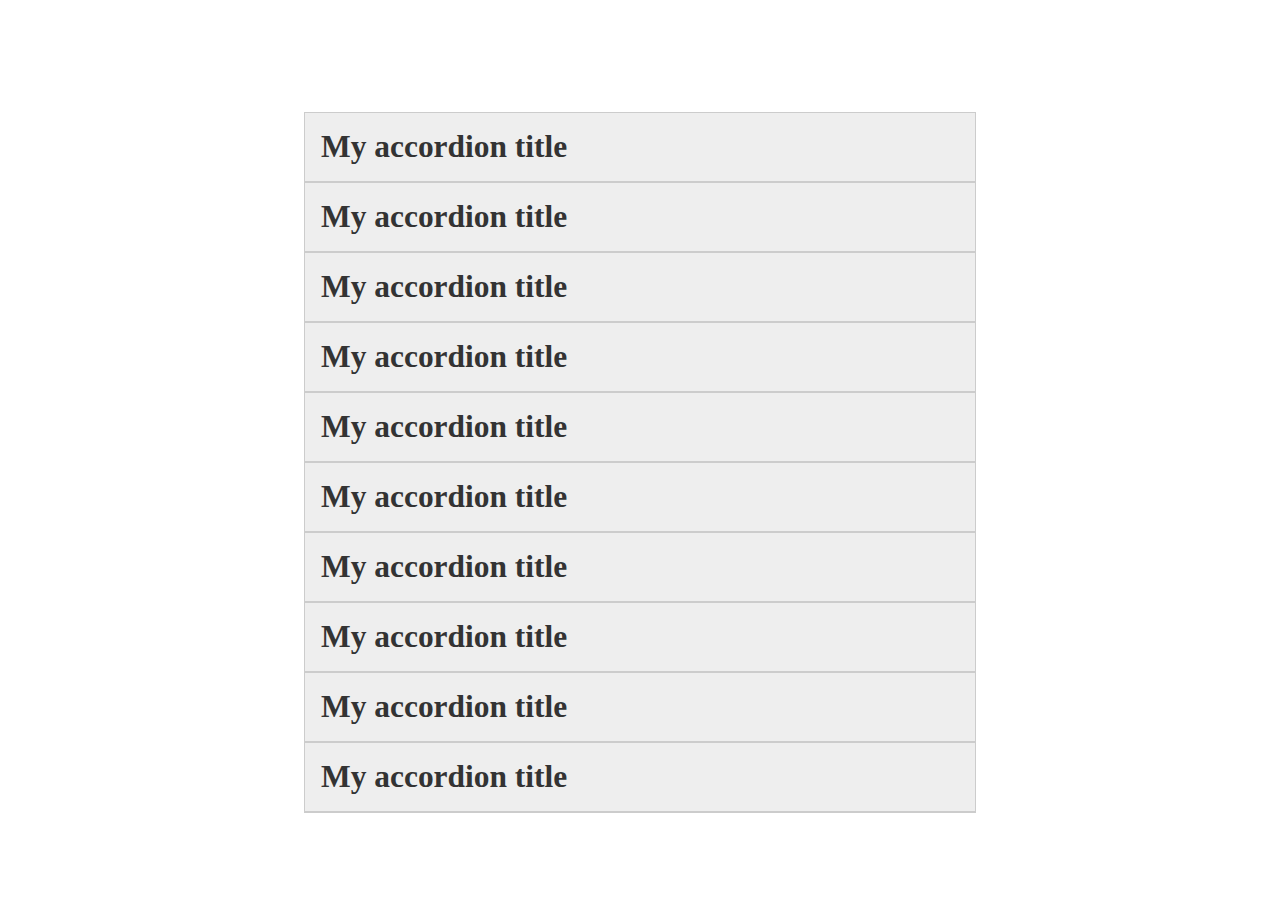
<file: solutions/accordion/index.html>
<!DOCTYPE html>
<html lang="en">

<head>
  <meta charset="UTF-8">
  <title>Accordion</title>
  <link rel="stylesheet" href="css/styles.css">
  <meta name="viewport" content="width=device-width, initial-scale=1" />
</head>

<body>
  <div class="l-wrap">
    <div class="accordion jsAccordion">
      <a class="accordion__title jsAccordionTitle" href="#">
        <h3>My accordion title</h3>
      </a>
      <div class="accordion__content jsAccordionContent">
        <div class="accordion__inner">
          <p>Lorem ipsum dolor sit amet, consectetur adipisicing elit. Quaerat sapiente minus quibusdam nam veritatis veniam vero, accusamus quidem a accusantium reprehenderit consequuntur omnis consequatur perferendis distinctio ipsam aliquam alias recusandae.</p>
        </div>
      </div>
    </div>
    <div class="accordion jsAccordion">
      <a class="accordion__title jsAccordionTitle" href="#">
        <h3>My accordion title</h3>
      </a>
      <div class="accordion__content jsAccordionContent">
        <div class="accordion__inner">
          <p>Lorem ipsum dolor sit amet, consectetur adipisicing elit. Quaerat sapiente minus quibusdam nam veritatis veniam vero, accusamus quidem a accusantium reprehenderit consequuntur omnis consequatur perferendis distinctio ipsam aliquam alias recusandae.</p>
          <p>Lorem ipsum dolor sit amet, consectetur adipisicing elit. Quaerat sapiente minus quibusdam nam veritatis veniam vero, accusamus quidem a accusantium reprehenderit consequuntur omnis consequatur perferendis distinctio ipsam aliquam alias recusandae.</p>
        </div>
      </div>
    </div>
    <div class="accordion jsAccordion">
      <a class="accordion__title jsAccordionTitle" href="#">
        <h3>My accordion title</h3>
      </a>
      <div class="accordion__content jsAccordionContent">
        <div class="accordion__inner">
          <p>Lorem ipsum dolor sit amet, consectetur adipisicing elit. Quaerat sapiente minus quibusdam nam veritatis veniam vero, accusamus quidem a accusantium reprehenderit consequuntur omnis consequatur perferendis distinctio ipsam aliquam alias recusandae.</p>
        </div>
      </div>
    </div>


    <div class="accordion jsAccordion jsAccordion3">
      <a class="accordion__title jsAccordionTitle" href="#">
        <h3>My accordion title</h3>
      </a>
      <div class="accordion__content jsAccordionContent">
        <div class="accordion__inner">
          <p>Lorem ipsum dolor sit amet, consectetur adipisicing elit. Quaerat sapiente minus quibusdam nam veritatis veniam vero, accusamus quidem a accusantium reprehenderit consequuntur omnis consequatur perferendis distinctio ipsam aliquam alias recusandae.</p>
        </div>
      </div>
    </div>

    <div class="accordion jsAccordion jsAccordion3">
      <a class="accordion__title jsAccordionTitle" href="#">
        <h3>My accordion title</h3>
      </a>
      <div class="accordion__content jsAccordionContent">
        <div class="accordion__inner">
          <p>Lorem ipsum dolor sit amet, consectetur adipisicing elit. Quaerat sapiente minus quibusdam nam veritatis veniam vero, accusamus quidem a accusantium reprehenderit consequuntur omnis consequatur perferendis distinctio ipsam aliquam alias recusandae.</p>
        </div>
      </div>
    </div>

    <div class="accordion jsAccordion jsAccordion3">
      <a class="accordion__title jsAccordionTitle" href="#">
        <h3>My accordion title</h3>
      </a>
      <div class="accordion__content jsAccordionContent">
        <div class="accordion__inner">
          <p>Lorem ipsum dolor sit amet, consectetur adipisicing elit. Quaerat sapiente minus quibusdam nam veritatis veniam vero, accusamus quidem a accusantium reprehenderit consequuntur omnis consequatur perferendis distinctio ipsam aliquam alias recusandae.</p>
        </div>
      </div>
    </div>

    <div class="accordion jsAccordion jsAccordion3">
      <a class="accordion__title jsAccordionTitle" href="#">
        <h3>My accordion title</h3>
      </a>
      <div class="accordion__content jsAccordionContent">
        <div class="accordion__inner">
          <p>Lorem ipsum dolor sit amet, consectetur adipisicing elit. Quaerat sapiente minus quibusdam nam veritatis veniam vero, accusamus quidem a accusantium reprehenderit consequuntur omnis consequatur perferendis distinctio ipsam aliquam alias recusandae.</p>
        </div>
      </div>
    </div>

    <div class="accordion jsAccordion jsAccordion3">
      <a class="accordion__title jsAccordionTitle" href="#">
        <h3>My accordion title</h3>
      </a>
      <div class="accordion__content jsAccordionContent">
        <div class="accordion__inner">
          <p>Lorem ipsum dolor sit amet, consectetur adipisicing elit. Quaerat sapiente minus quibusdam nam veritatis veniam vero, accusamus quidem a accusantium reprehenderit consequuntur omnis consequatur perferendis distinctio ipsam aliquam alias recusandae.</p>
        </div>
      </div>
    </div>

    <div class="accordion jsAccordion jsAccordion3">
      <a class="accordion__title jsAccordionTitle" href="#">
        <h3>My accordion title</h3>
      </a>
      <div class="accordion__content jsAccordionContent">
        <div class="accordion__inner">
          <p>Lorem ipsum dolor sit amet, consectetur adipisicing elit. Quaerat sapiente minus quibusdam nam veritatis veniam vero, accusamus quidem a accusantium reprehenderit consequuntur omnis consequatur perferendis distinctio ipsam aliquam alias recusandae.</p>
        </div>
      </div>
    </div>

    <div class="accordion jsAccordion jsAccordion3">
      <a class="accordion__title jsAccordionTitle" href="#">
        <h3>My accordion title</h3>
      </a>
      <div class="accordion__content jsAccordionContent">
        <div class="accordion__inner">
          <p>Lorem ipsum dolor sit amet, consectetur adipisicing elit. Quaerat sapiente minus quibusdam nam veritatis veniam vero, accusamus quidem a accusantium reprehenderit consequuntur omnis consequatur perferendis distinctio ipsam aliquam alias recusandae.</p>
        </div>
      </div>
    </div>

  </div>
  <script src="js/main.js"></script>
</body>

</html>
</file>
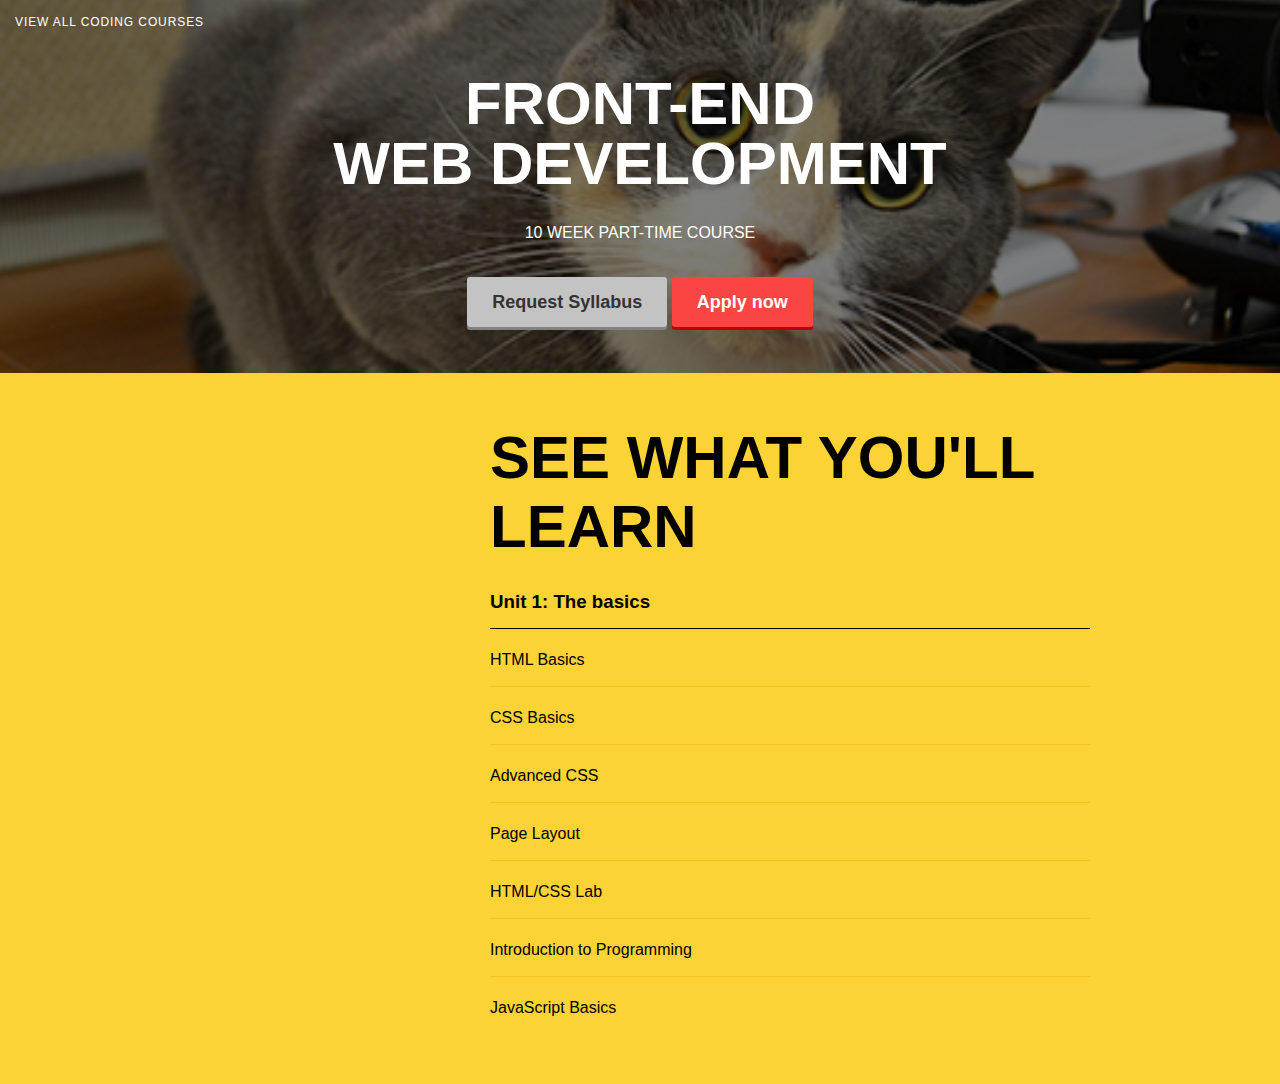
<file: solutions/homework1/index.html>
<!DOCTYPE html>
<html lang="en">
<head>
  <meta charset="UTF-8">
  <title>Homework 1</title>
  <link rel="stylesheet" href="css/styles.css">
</head>
<body>

  <section class="hero">
    <div class="breadcrumbs">
      <a href="#">view all coding courses</a>
    </div>

    <div class="hero__content">
      <h1>Front-end <br> web development</h1>
      <p>10 week part-time course</p>
    </div>

    <div class="hero__cta">
      <a href="#" class="button button--gray">Request Syllabus</a>
      <a href="#" class="button button--red">Apply now</a>
    </div>
  </section>

  <section class="takeaways">
    <div class="wrap">
      <h2>See what you'll learn</h2>

      <div class="takeaways__content">
        <div class="unit">
          <h3>Unit 1: The basics</h3>

          <ul>
            <li><a href="#">HTML Basics</a></li>
            <li><a href="#">CSS Basics</a></li>
            <li><a href="#">Advanced CSS</a></li>
            <li><a href="#">Page Layout</a></li>
            <li><a href="#">HTML/CSS Lab</a></li>
            <li><a href="#">Introduction to Programming</a></li>
            <li><a href="#">JavaScript Basics</a></li>
          </ul>

        </div>
      </div>
    </div>
  </section>

</body>
</html>
</file>
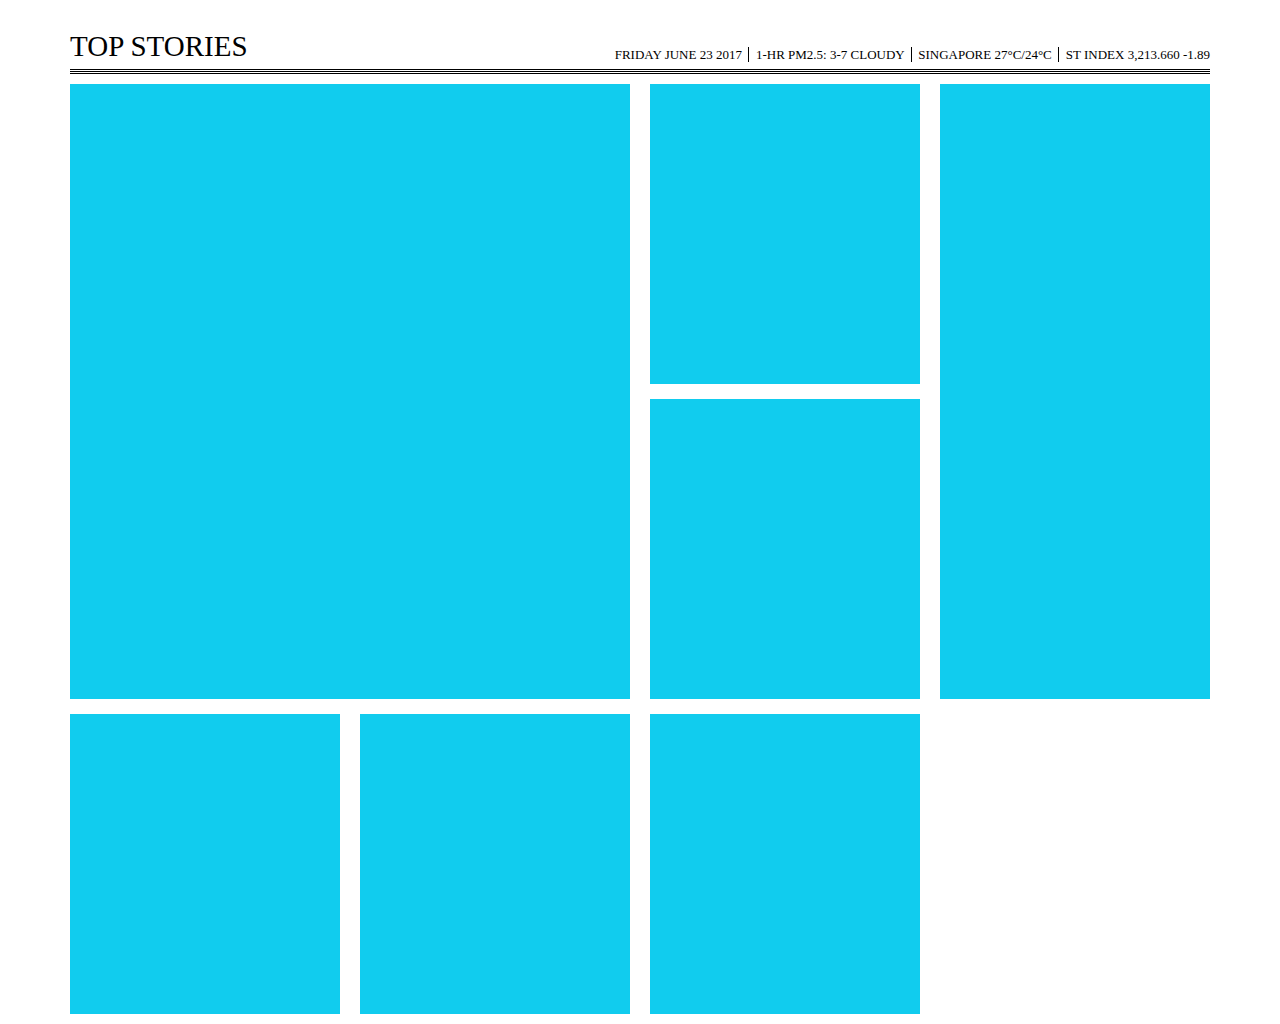
<file: solutions/homework2/index.html>
<!DOCTYPE html>
<html lang="en">
<head>
  <meta charset="UTF-8">
  <title>Straits Times clone (Part 1)</title>
  <link rel="stylesheet" href="css/styles.css">
</head>
<body>

  <div class="wrap">
    <section class="headlines">
      <header>
        <h2>Top stories</h2>
        <div class="headlines__meta">
          <time>Friday June 23 2017</time>
          <span>1-hr pm2.5: 3-7 cloudy</span>
          <span>singapore 27°C/24°C</span>
          <span>ST Index 3,213.660 -1.89</span>
        </div>
      </header>

      <div class="newsgrid">
        <div class="newsgrid__featured"></div>
        <div class="newsgrid__item"></div>
        <div class="newsgrid__item"></div>
        <div class="newsgrid__breaking"></div>
        <div class="newsgrid__item"></div>
        <div class="newsgrid__item"></div>
        <div class="newsgrid__item"></div>
      </div>
    </section>
  </div>

</body>
</html>
</file>
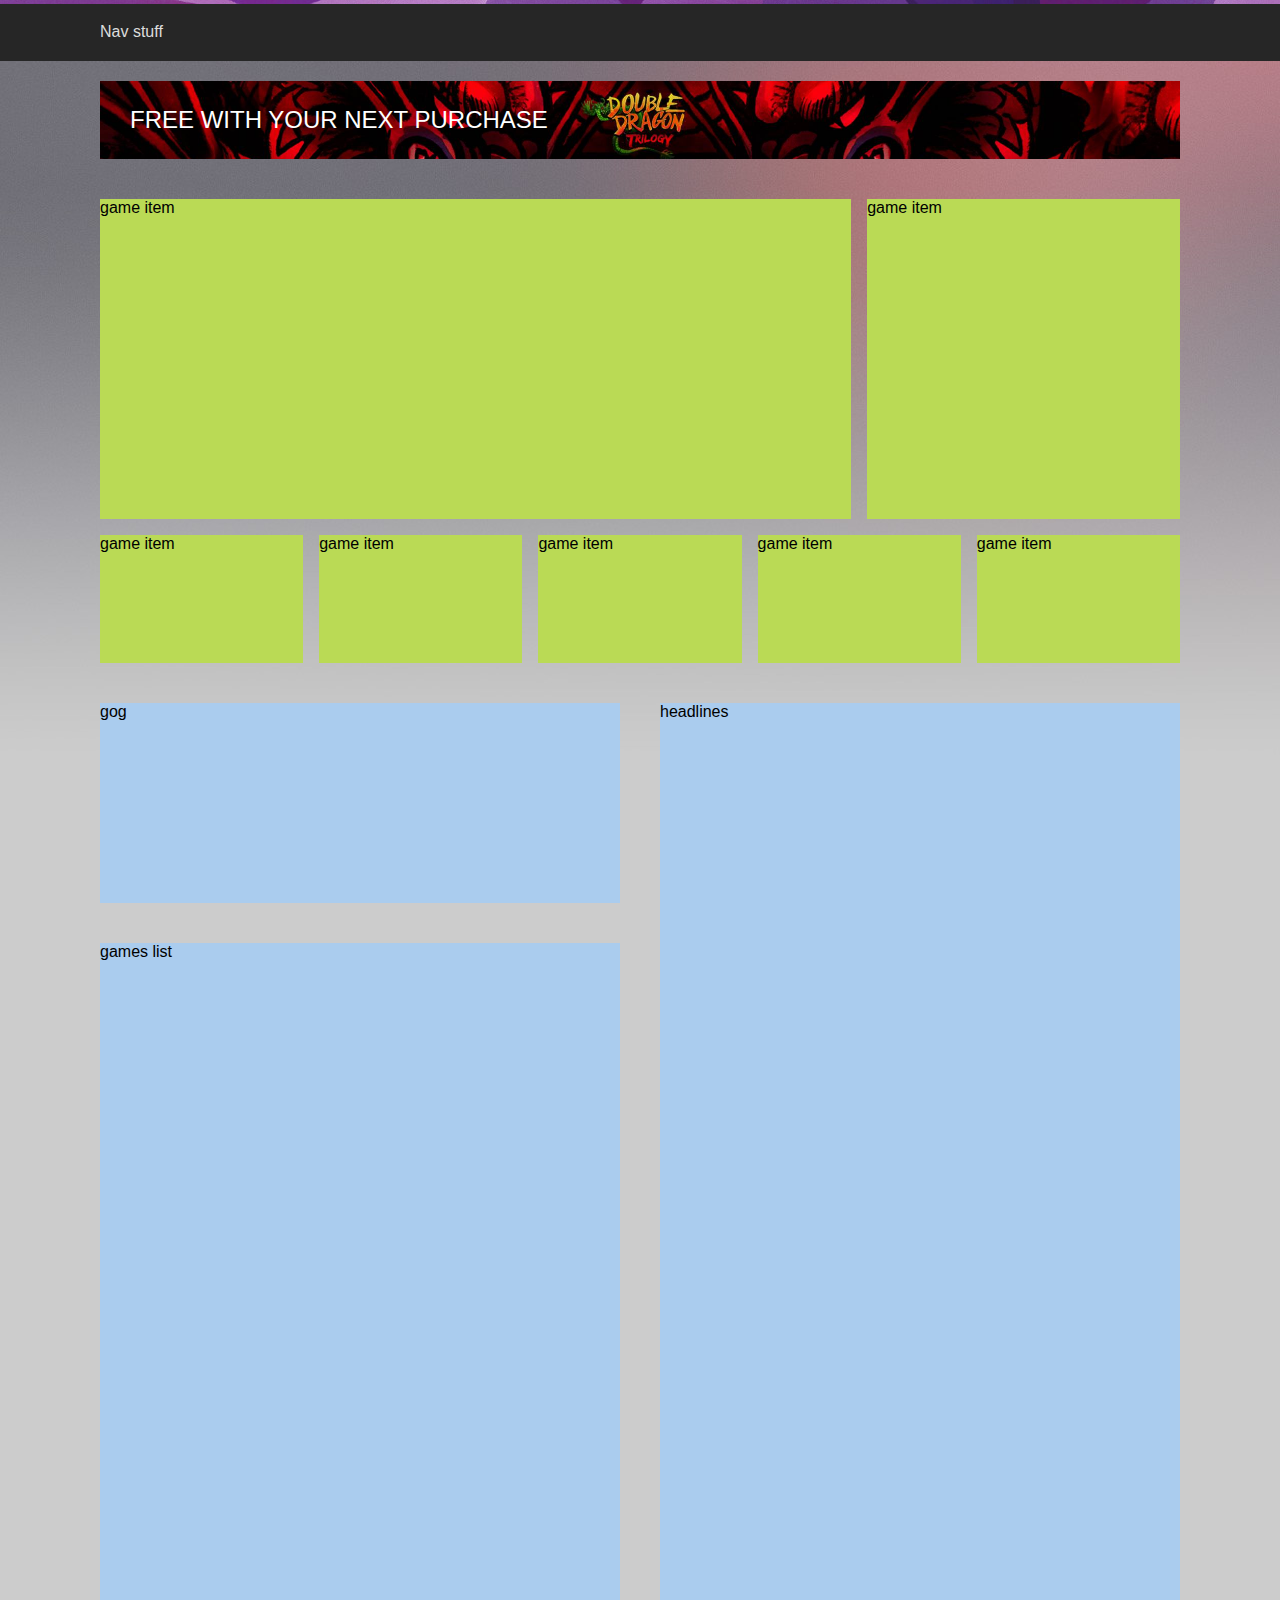
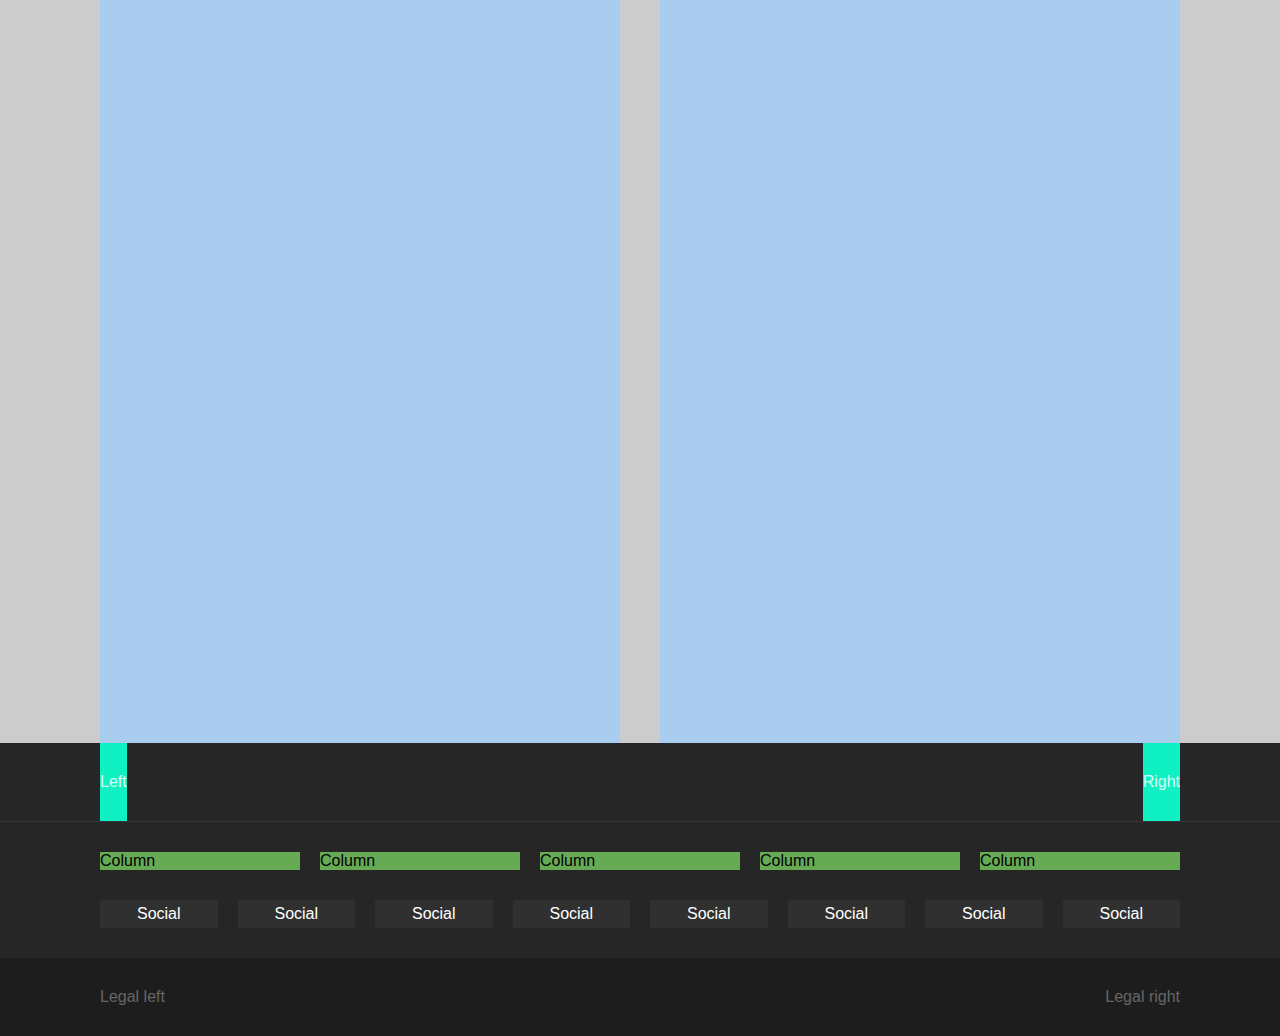
<file: solutions/homework3/index.html>
<!DOCTYPE html>
<html lang="en">
<head>
  <meta charset="UTF-8">
  <title>gog.com grids</title>
  <link rel="stylesheet" href="css/styles.css">
</head>
<body>

  <header class="site-header">
    <div class="l-wrap">
      <nav> Nav stuff </nav>
    </div>
  </header>

  <section class="banner-container">
    <div class="l-wrap">
      <a class="banner" href="#">
        <span class="banner__text">Free with your next purchase</span>
        <img class="banner__img" src="images/banner.jpg" alt="Some game for banner">
      </a>
    </div>
  </section>

  <section class="featured-games">
    <div class="l-wrap">
      <div class="fg-grid">
        <div class="fg-grid__latest">game item</div>
        <div class="fg-grid__deal">game item</div>
        <div class="fg-grid__item">game item</div>
        <div class="fg-grid__item">game item</div>
        <div class="fg-grid__item">game item</div>
        <div class="fg-grid__item">game item</div>
        <div class="fg-grid__item">game item</div>
      </div>
    </div>
  </section>

  <section class="frontpage-bottom">
    <div class="l-wrap">
      <div class="frontpage-bottom__grid">
        <div class="gog">gog</div>
        <div class="news">headlines</div>
        <div class="games-list">games list</div>
      </div>
    </div>
  </section>

  <section class="first-site-footer">
    <div class="l-wrap">
      <div class="first-footer-nav__left">Left</div>
      <div class="first-footer-nav__right">Right</div>
    </div>
  </section>

  <section class="second-site-footer">
    <div class="l-wrap">
      <nav class="sitemap">
        <div class="sitemap__column">Column</div>
        <div class="sitemap__column">Column</div>
        <div class="sitemap__column">Column</div>
        <div class="sitemap__column">Column</div>
        <div class="sitemap__column">Column</div>
      </nav>
      <nav class="social">
        <a href="#">Social</a>
        <a href="#">Social</a>
        <a href="#">Social</a>
        <a href="#">Social</a>
        <a href="#">Social</a>
        <a href="#">Social</a>
        <a href="#">Social</a>
        <a href="#">Social</a>
      </nav>
    </div>
  </section>

  <section class="legal">
    <div class="l-wrap">
      <div class="legal__left"> Legal left </div>
      <div class="legal__right"> Legal right </div>
    </div>
  </section>
</body>
</html>
</file>
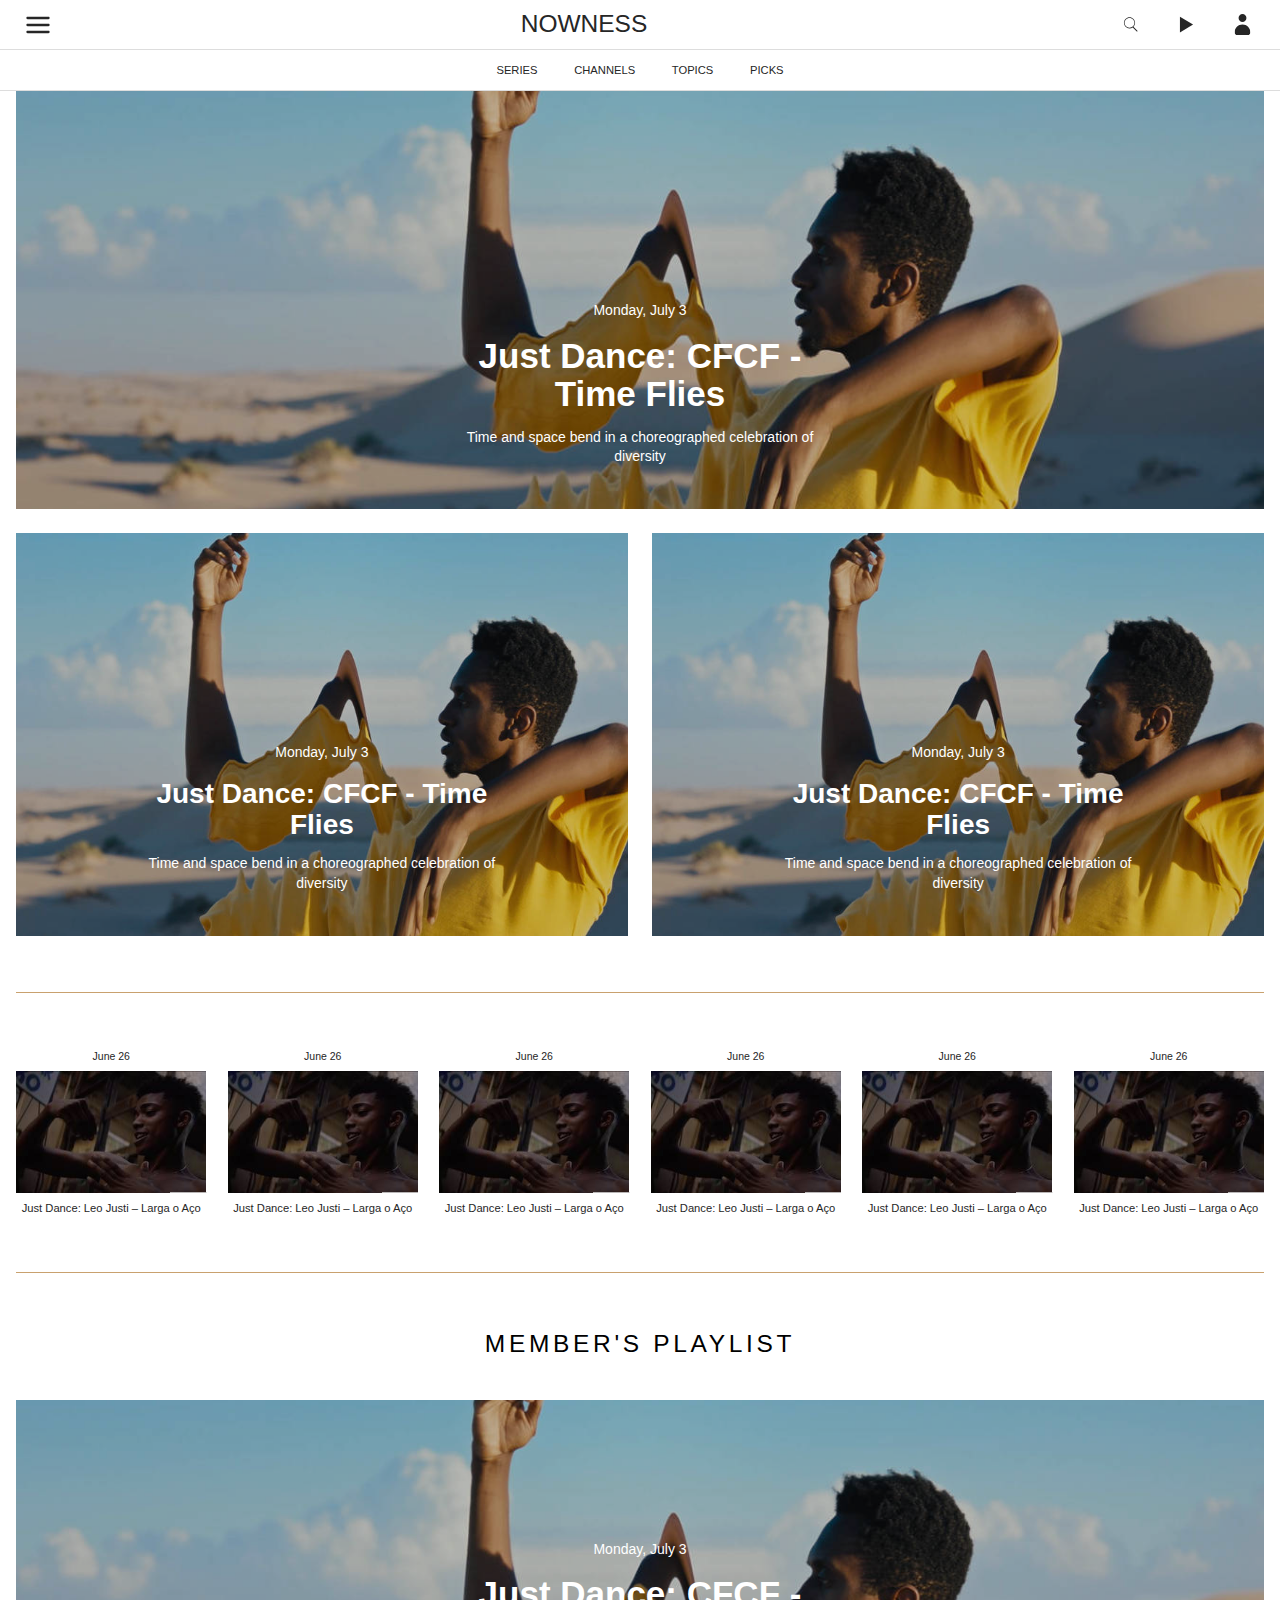
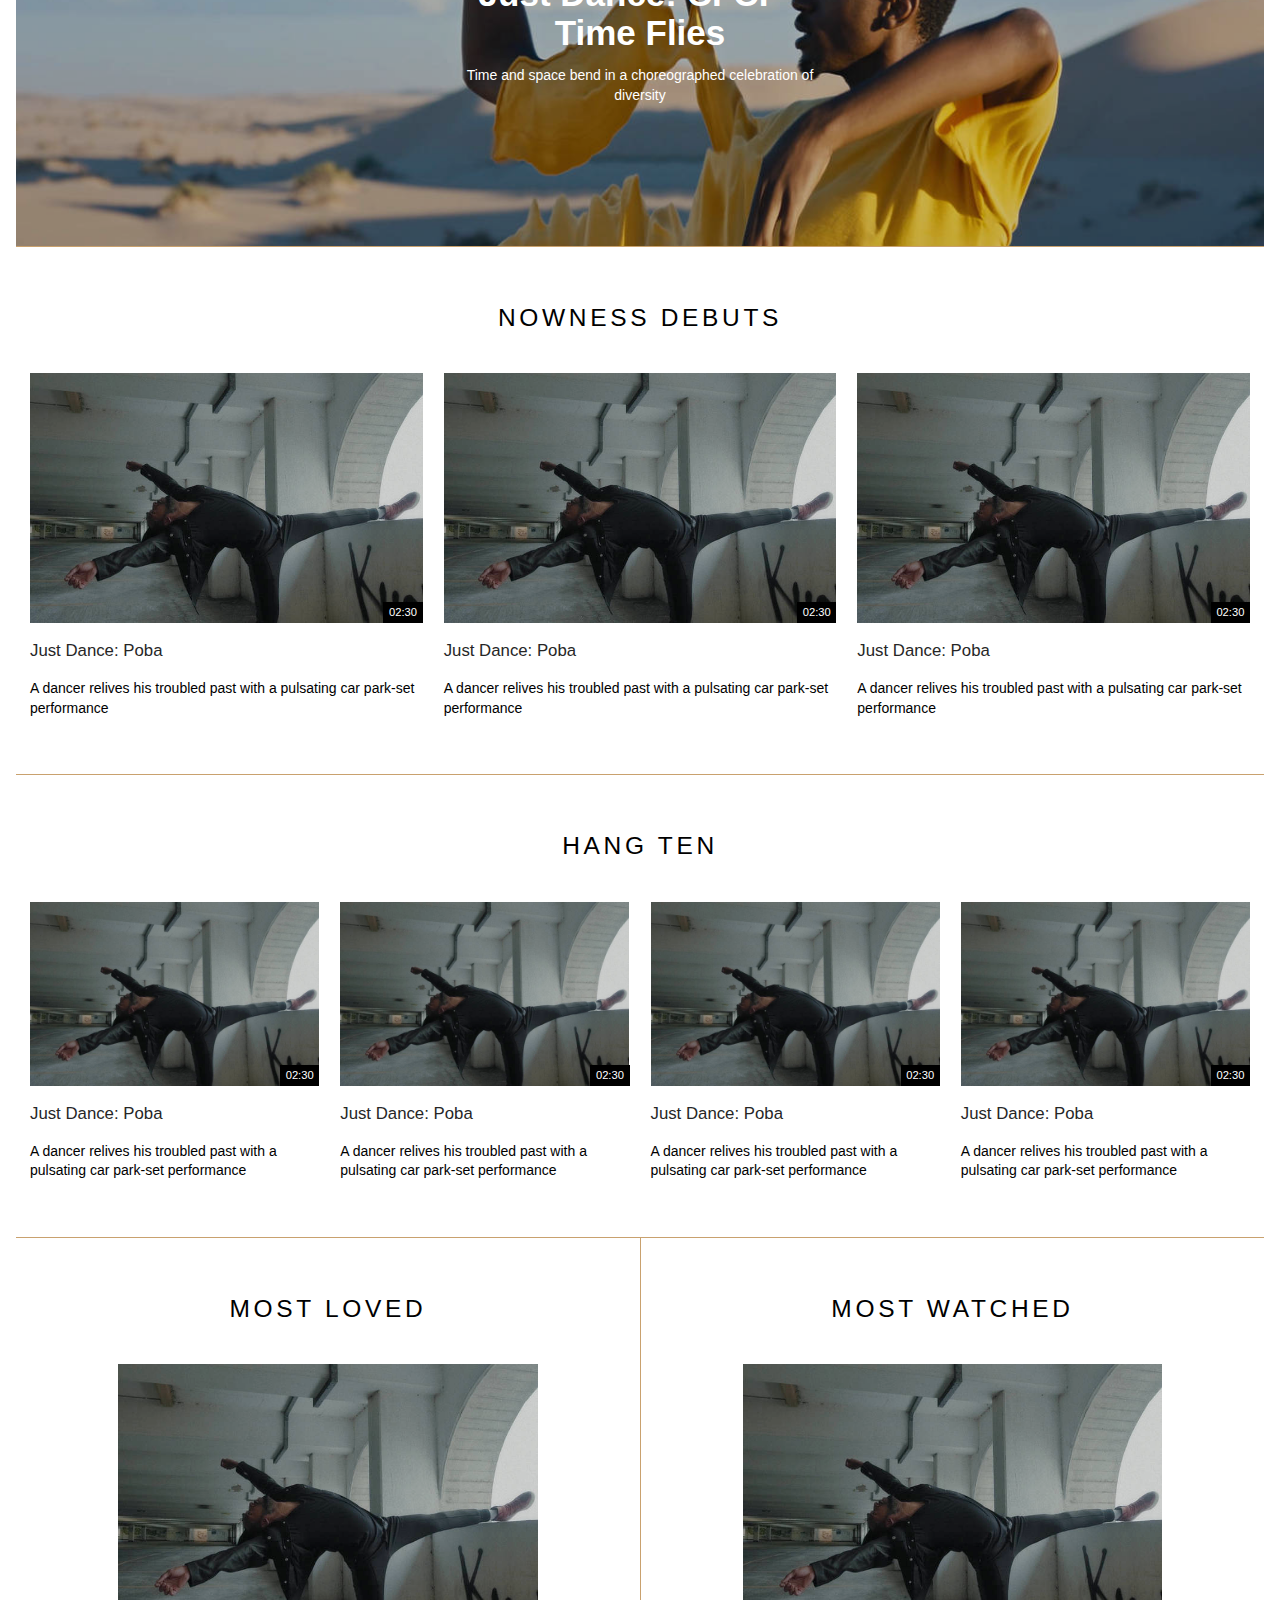
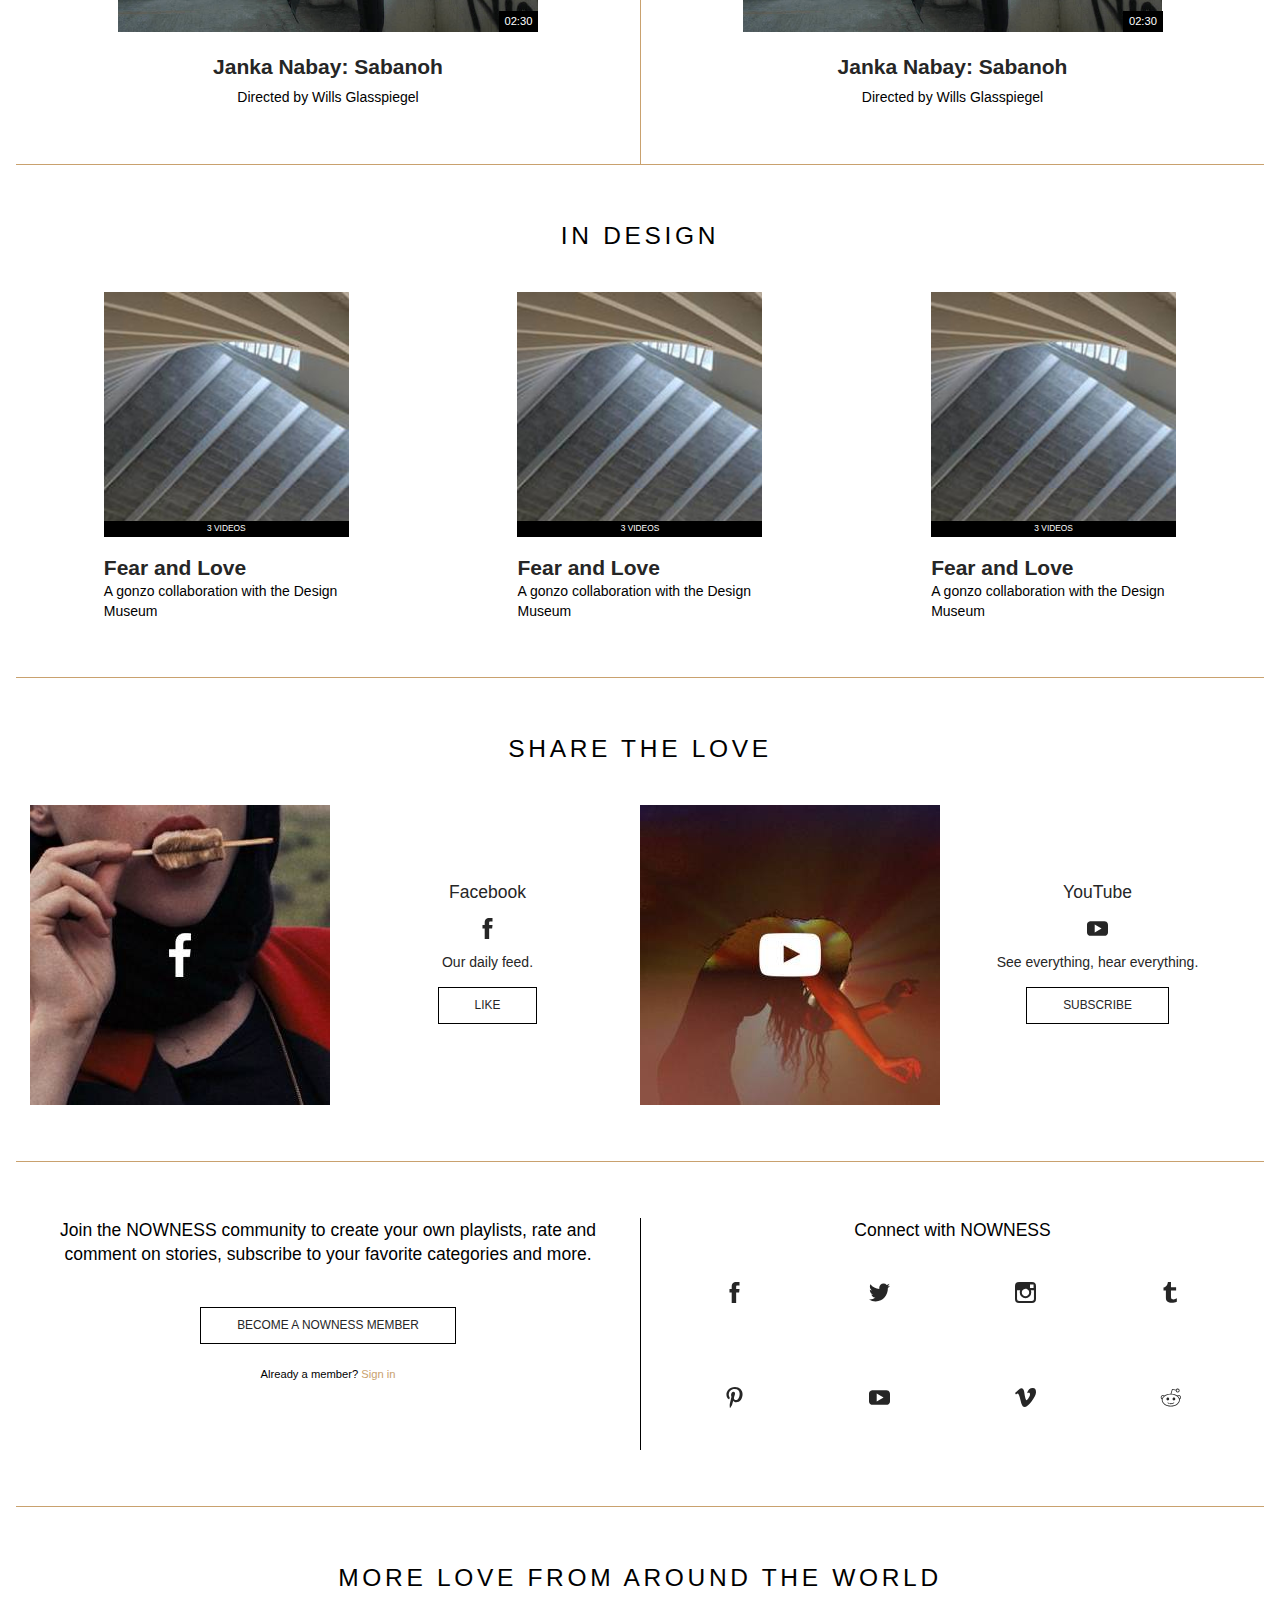
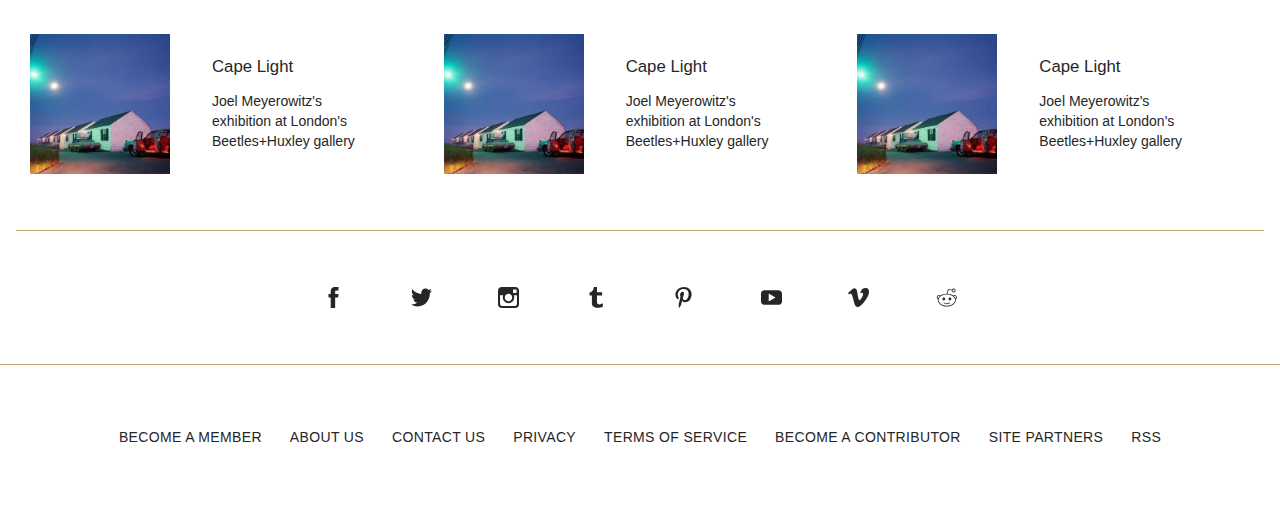
<file: solutions/homework4/index.html>
<!DOCTYPE html>
<html lang="en">
<head>
  <meta charset="UTF-8">
  <title>Nowness clone</title>
  <link rel="stylesheet" href="css/styles.css">
  <meta name="viewport" content="width=device-width, initial-scale=1" />
</head>
<body>

  <header class="site-header">
    <nav class="main-nav">
      <div class="l-wrap l-main-nav">
        <a href="#" class="menu">
          <svg viewbox="0 0 24 24"><use xlink:href="images/icons.svg#menu" /></svg>
        </a>
        <h1 class="nowness"><a href="#">Nowness</a></h1>
        <div class="main-nav__toolbar">
          <a class="toolbar__link" href="#">
            <svg class="i-search" viewBox="0 0 32 32"><use xlink:href="images/icons.svg#search"/></svg>
          </a>
          <a class="toolbar__link" href="#">
            <svg class="i-play" viewBox="0 0 32 32"><use xlink:href="images/icons.svg#play"/></svg>
          </a>
          <a class="toolbar__link" href="#">
            <svg class="i-login" viewBox="0 0 24 32"><use xlink:href="images/icons.svg#user"/></svg>
          </a>
        </div>
      </nav>
    </div>

    <nav class="secondary-nav">
      <div class="l-wrap l-secondary-nav">
        <a href="#">Series</a>
        <a href="#">channels</a>
        <a href="#">topics</a>
        <a href="#">picks</a>
      </div>
    </nav>
  </header>

  <div class="l-outer-wrap">
    <section class="section">
      <div class="l-top-videos">
        <a class="tv" href="#">
          <div class="tv__image" style="background-image: url('images/featured.jpg');"></div>
          <div class="tv__info">
            <div class="tv__play"></div>
            <time>Monday, July 3</time>
            <h3 class="tv__title">Just Dance: CFCF - Time Flies</h3>
            <p class="tv__desc">Time and space bend in a choreographed celebration of diversity</p>
          </div>
        </a>

        <a class="tv tv--secondary" href="#">
          <div class="tv__image" style="background-image: url('images/featured.jpg');"></div>
          <div class="tv__info">
            <div class="tv__play"></div>
            <time>Monday, July 3</time>
            <h3 class="tv__title">Just Dance: CFCF - Time Flies</h3>
            <p class="tv__desc">Time and space bend in a choreographed celebration of diversity</p>
          </div>
        </a>

        <a class="tv tv--secondary" href="#">
          <div class="tv__image" style="background-image: url('images/featured.jpg');"></div>
          <div class="tv__info">
            <div class="tv__play"></div>
            <time>Monday, July 3</time>
            <h3 class="tv__title">Just Dance: CFCF - Time Flies</h3>
            <p class="tv__desc">Time and space bend in a choreographed celebration of diversity</p>
          </div>
        </a>
      </div>
    </section>
  </div>

  <div class="l-outer-wrap">
    <section class="section">
      <ul class="l-secondary-videos">
        <li class="story story--small">
          <a class="story__date" href="#">June 26</a>
          <div class="media" href="#">
            <a href="#">
              <img class="media__img" src="images/story-small.jpg" alt="">
            </a>
            <div class="media__cta">
              <a class="media__icon" href="#">+</a>
              <a class="media__icon" href="#">></a>
            </div>
          </div>
          <h3 class="story__title"><a href="#">Just Dance: Leo Justi – Larga o Aço</a></h3>
        </li>

        <li class="story story--small">
          <a class="story__date" href="#">June 26</a>
          <div class="media" href="#">
            <a href="#">
              <img class="media__img" src="images/story-small.jpg" alt="">
            </a>
            <div class="media__cta">
              <a class="media__icon" href="#">+</a>
              <a class="media__icon" href="#">></a>
            </div>
          </div>
          <h3 class="story__title"><a href="#">Just Dance: Leo Justi – Larga o Aço</a></h3>
        </li>

        <li class="story story--small">
          <a class="story__date" href="#">June 26</a>
          <div class="media" href="#">
            <a href="#">
              <img class="media__img" src="images/story-small.jpg" alt="">
            </a>
            <div class="media__cta">
              <a class="media__icon" href="#">+</a>
              <a class="media__icon" href="#">></a>
            </div>
          </div>
          <h3 class="story__title"><a href="#">Just Dance: Leo Justi – Larga o Aço</a></h3>
        </li>

        <li class="story story--small">
          <a class="story__date" href="#">June 26</a>
          <div class="media" href="#">
            <a href="#">
              <img class="media__img" src="images/story-small.jpg" alt="">
            </a>
            <div class="media__cta">
              <a class="media__icon" href="#">+</a>
              <a class="media__icon" href="#">></a>
            </div>
          </div>
          <h3 class="story__title"><a href="#">Just Dance: Leo Justi – Larga o Aço</a></h3>
        </li>

        <li class="story story--small">
          <a class="story__date" href="#">June 26</a>
          <div class="media" href="#">
            <a href="#">
              <img class="media__img" src="images/story-small.jpg" alt="">
            </a>
            <div class="media__cta">
              <a class="media__icon" href="#">+</a>
              <a class="media__icon" href="#">></a>
            </div>
          </div>
          <h3 class="story__title"><a href="#">Just Dance: Leo Justi – Larga o Aço</a></h3>
        </li>

        <li class="story story--small">
          <a class="story__date" href="#">June 26</a>
          <div class="media" href="#">
            <a href="#">
              <img class="media__img" src="images/story-small.jpg" alt="">
            </a>
            <div class="media__cta">
              <a class="media__icon" href="#">+</a>
              <a class="media__icon" href="#">></a>
            </div>
          </div>
          <h3 class="story__title"><a href="#">Just Dance: Leo Justi – Larga o Aço</a></h3>
        </li>
      </ul>
    </section>
  </div>

  <div class="l-outer-wrap">
    <section class="section section--flat">
      <h2 class="section__title">Member's Playlist</h2>
      <a class="tv tv--single" href="#">
        <div class="tv__image" style="background-image: url('images/featured.jpg');"></div>
        <div class="tv__info">
          <div class="tv__play"></div>
          <time>Monday, July 3</time>
          <h3 class="tv__title">Just Dance: CFCF - Time Flies</h3>
          <p class="tv__desc">Time and space bend in a choreographed celebration of diversity</p>
        </div>
      </a>
    </section>
  </div>

  <div class="l-outer-wrap">
    <section class="section">
      <div class="l-wrap">
        <h2 class="section__title">Nowness Debuts</h2>
        <div class="l-three">
          <li class="story">
            <div class="media" href="#">
              <a href="#">
                <img class="media__img" src="images/story.jpg" alt="">
              </a>
              <time class="media__duration">02:30</time>
              <div class="media__cta">
                <a class="media__icon" href="#">+</a>
                <a class="media__icon" href="#">></a>
              </div>
            </div>
            <h3 class="story__title"><a href="#">Just Dance: Poba</a></h3>
            <p>A dancer relives his troubled past with a pulsating car park-set performance</p>
          </li>

          <li class="story">
            <div class="media" href="#">
              <a href="#">
                <img class="media__img" src="images/story.jpg" alt="">
              </a>
              <time class="media__duration">02:30</time>
              <div class="media__cta">
                <a class="media__icon" href="#">+</a>
                <a class="media__icon" href="#">></a>
              </div>
            </div>
            <h3 class="story__title"><a href="#">Just Dance: Poba</a></h3>
            <p>A dancer relives his troubled past with a pulsating car park-set performance</p>
          </li>

          <li class="story">
            <div class="media" href="#">
              <a href="#">
                <img class="media__img" src="images/story.jpg" alt="">
              </a>
              <time class="media__duration">02:30</time>
              <div class="media__cta">
                <a class="media__icon" href="#">+</a>
                <a class="media__icon" href="#">></a>
              </div>
            </div>
            <h3 class="story__title"><a href="#">Just Dance: Poba</a></h3>
            <p>A dancer relives his troubled past with a pulsating car park-set performance</p>
          </li>
        </div>
      </div>
    </section>
  </div>

  <div class="l-outer-wrap">
    <section class="section">
      <div class="l-wrap">
        <h2 class="section__title">Hang Ten</h2>
        <ul class="l-four">
          <li class="story">
            <div class="media" href="#">
              <a href="#">
                <img class="media__img" src="images/story.jpg" alt="">
              </a>
              <time class="media__duration">02:30</time>
              <div class="media__cta">
                <a class="media__icon" href="#">+</a>
                <a class="media__icon" href="#">></a>
              </div>
            </div>
            <h3 class="story__title"><a href="#">Just Dance: Poba</a></h3>
            <p>A dancer relives his troubled past with a pulsating car park-set performance</p>
          </li>
          <li class="story">
            <div class="media" href="#">
              <a href="#">
                <img class="media__img" src="images/story.jpg" alt="">
              </a>
              <time class="media__duration">02:30</time>
              <div class="media__cta">
                <a class="media__icon" href="#">+</a>
                <a class="media__icon" href="#">></a>
              </div>
            </div>
            <h3 class="story__title"><a href="#">Just Dance: Poba</a></h3>
            <p>A dancer relives his troubled past with a pulsating car park-set performance</p>
          </li>
          <li class="story">
            <div class="media" href="#">
              <a href="#">
                <img class="media__img" src="images/story.jpg" alt="">
              </a>
              <time class="media__duration">02:30</time>
              <div class="media__cta">
                <a class="media__icon" href="#">+</a>
                <a class="media__icon" href="#">></a>
              </div>
            </div>
            <h3 class="story__title"><a href="#">Just Dance: Poba</a></h3>
            <p>A dancer relives his troubled past with a pulsating car park-set performance</p>
          </li>
          <li class="story">
            <div class="media" href="#">
              <a href="#">
                <img class="media__img" src="images/story.jpg" alt="">
              </a>
              <time class="media__duration">02:30</time>
              <div class="media__cta">
                <a class="media__icon" href="#">+</a>
                <a class="media__icon" href="#">></a>
              </div>
            </div>
            <h3 class="story__title"><a href="#">Just Dance: Poba</a></h3>
            <p>A dancer relives his troubled past with a pulsating car park-set performance</p>
          </li>
        </ul>
      </div>
    </section>
  </div>

  <div class="l-outer-wrap">
    <section class="section section--split">
      <div>
        <div class="most">
          <h2 class="section__title">Most Loved</h2>
          <div class="story story--featured">
            <div class="media" href="#">
              <a href="#">
                <img class="media__img" src="images/story.jpg" alt="">
              </a>
              <time class="media__duration">02:30</time>
              <div class="media__cta">
                <a class="media__icon" href="#">+</a>
                <a class="media__icon" href="#">></a>
              </div>
            </div>
            <h3 class="story__title"><a href="#">Janka Nabay: Sabanoh</a></h3>
            <p>Directed by Wills Glasspiegel</p>
          </div>
        </div>
      </div>

      <div>
        <div class="most">
          <h2 class="section__title">Most Watched</h2>
          <div class="story story--featured">
            <div class="media" href="#">
              <a href="#">
                <img class="media__img" src="images/story.jpg" alt="">
              </a>
              <time class="media__duration">02:30</time>
              <div class="media__cta">
                <a class="media__icon" href="#">+</a>
                <a class="media__icon" href="#">></a>
              </div>
            </div>
            <h3 class="story__title"><a href="#">Janka Nabay: Sabanoh</a></h3>
            <p>Directed by Wills Glasspiegel</p>
          </div>
        </div>
      </div>
    </section>
  </div>

  <div class="l-outer-wrap">
    <section class="section">
      <div class="l-wrap">
        <h2 class="section__title">In design</h2>
        <ul class="l-three">
          <li class="story story--collection">
            <div class="media media--collection" href="#">
              <a href="#"> <img class="media__img" src="images/story--collection.jpg" alt=""></a>
              <div class="media__info">3 videos</div>
            </div>
            <h3 class="story__title"><a href="#">Fear and Love</a></h3>
            <p>A gonzo collaboration with the Design Museum</p>
          </li>

          <li class="story story--collection">
            <div class="media media--collection" href="#">
              <a href="#"> <img class="media__img" src="images/story--collection.jpg" alt=""></a>
              <div class="media__info">3 videos</div>
            </div>
            <h3 class="story__title"><a href="#">Fear and Love</a></h3>
            <p>A gonzo collaboration with the Design Museum</p>
          </li>

          <li class="story story--collection">
            <div class="media media--collection" href="#">
              <a href="#"> <img class="media__img" src="images/story--collection.jpg" alt=""></a>
              <div class="media__info">3 videos</div>
            </div>
            <h3 class="story__title"><a href="#">Fear and Love</a></h3>
            <p>A gonzo collaboration with the Design Museum</p>
          </li>
        </div>
      </div>
    </section>
  </div>

  <div class="l-outer-wrap">
    <section class="section">
      <h2 class="section__title">Share the love</h2>
      <div class="l-wrap">
        <div class="l-two">
          <div class="sm-block">
            <img src="images/sm-block-fb.jpg" alt="">
            <div>
              <p> <a href="#">Facebook</a> </p>
              <p> <a class="sm-icon" href="#"><svg><use xlink:href="images/icons.svg#facebook"/></svg></a></p>
              <p> <a href="#">Our daily feed.</a> </p>
              <p> <a class="btn" href="#">Like</a> </p>
            </div>
          </div>

          <div class="sm-block">
            <img src="images/sm-block-youtube.jpg" alt="">
            <div>
              <p><a href="#">YouTube</a></p>
              <p> <a class="sm-icon" href="#"><svg><use xlink:href="images/icons.svg#youtube"/></svg></a></p>
              <p><a href="#">See everything, hear everything. </a></p>
              <p><a class="btn" href="#">Subscribe</a></p>
            </div>
          </div>
        </div>
      </div>
    </section>
  </div>

  <div class="l-outer-wrap">
    <section class="section">
      <div class="l-two--split">
        <div class="u-text-center">
          <h3 class="section__subtitle">Join the NOWNESS community to create your own playlists, rate and comment on stories, subscribe to your favorite categories and more. </h3>
          <p>
            <a class="btn" href="#">Become a NOWNESS member</a>
          </p>
          <p>
            <span class="t-small">Already a member? <a class="link--colored" href="#">Sign in</a></span>
          </p>
        </div>

        <div>
          <h3 class="section__subtitle">Connect with NOWNESS</h3>
          <ul class="l-sm-grid">
            <li class="sm-icon">
              <a href="#"> <svg><use xlink:href="images/icons.svg#facebook"/></svg></a>
            </li>
            <li class="sm-icon">
              <a href="#"> <svg><use xlink:href="images/icons.svg#twitter"/></svg></a>
            </li>
            <li class="sm-icon">
              <a href="#"> <svg><use xlink:href="images/icons.svg#instagram"/></svg></a>
            </li>
            <li class="sm-icon">
              <a href="#"> <svg><use xlink:href="images/icons.svg#tumblr"/></svg></a>
            </li>
            <li class="sm-icon">
              <a href="#"> <svg><use xlink:href="images/icons.svg#pinterest"/></svg></a>
            </li>
            <li class="sm-icon">
              <a href="#"> <svg><use xlink:href="images/icons.svg#youtube"/></svg></a>
            </li>
            <li class="sm-icon">
              <a href="#"> <svg><use xlink:href="images/icons.svg#vimeo"/></svg></a>
            </li>
            <li class="sm-icon">
              <a href="#"> <svg><use xlink:href="images/icons.svg#reddit"/></svg></a>
            </li>
          </ul>
        </div>
      </div>
    </section>
  </div>

  <div class="l-outer-wrap">
    <section class="section">
      <div class="l-wrap">
        <h2 class="section__title">More love from around the world</h2>
        <div class="l-three">
          <a class="artsnap" href="#">
            <img class="artsnap__img" src="images/article.jpg" alt="">
            <div class="artsnap__info">
              <h3 class="artsnap__title">Cape Light</h3>
              <p> Joel Meyerowitz's exhibition at London's Beetles+Huxley gallery</p>
            </div>
          </a>

          <a class="artsnap" href="#">
            <img class="artsnap__img" src="images/article.jpg" alt="">
            <div class="artsnap__info">
              <h3 class="artsnap__title">Cape Light</h3>
              <p> Joel Meyerowitz's exhibition at London's Beetles+Huxley gallery</p>
            </div>
          </a>

          <a class="artsnap" href="#">
            <img class="artsnap__img" src="images/article.jpg" alt="">
            <div class="artsnap__info">
              <h3 class="artsnap__title">Cape Light</h3>
              <p> Joel Meyerowitz's exhibition at London's Beetles+Huxley gallery</p>
            </div>
          </a>
        </div>
      </div>
    </section>
  </div>

  <div class="l-outer-wrap">
    <section class="section">
      <ul class="l-sm-row">
        <li class="sm-icon">
          <a href="#">
            <svg><use xlink:href="images/icons.svg#facebook"/></svg>
          </a>
        </li>
        <li class="sm-icon">
          <a href="#">
            <svg ><use xlink:href="images/icons.svg#twitter"/></svg>
          </a>
        </li>
        <li class="sm-icon">
          <a href="#">
            <svg viewBox="0 0 20 20"><use xlink:href="images/icons.svg#instagram"/></svg>
          </a>
        </li>
        <li class="sm-icon">
          <a href="#">
            <svg><use xlink:href="images/icons.svg#tumblr"/></svg>
          </a>
        </li>
        <li class="sm-icon">
          <a href="#">
            <svg><use xlink:href="images/icons.svg#pinterest"/></svg>
          </a>
        </li>
        <li class="sm-icon">
          <a href="#">
            <svg><use xlink:href="images/icons.svg#youtube"/></svg>
          </a>
        </li>
        <li class="sm-icon">
          <a href="#">
            <svg><use xlink:href="images/icons.svg#vimeo"/></svg>
          </a>
        </li>
        <li class="sm-icon">
          <a href="#">
            <svg><use xlink:href="images/icons.svg#reddit"/></svg>
          </a>
        </li>
      </ul>
    </section>
  </div>

  <footer class="section">
    <nav class="l-footer-nav">
      <a class="footer-link" href="#">become a member</a>
      <a class="footer-link" href="#">about us</a>
      <a class="footer-link" href="#">contact us</a>
      <a class="footer-link" href="#">privacy</a>
      <a class="footer-link" href="#">terms of service</a>
      <a class="footer-link" href="#">become a contributor</a>
      <a class="footer-link" href="#">site partners</a>
      <a class="footer-link" href="#">rss</a>
    </nav>
  </footer>
</body>
</html>
</file>
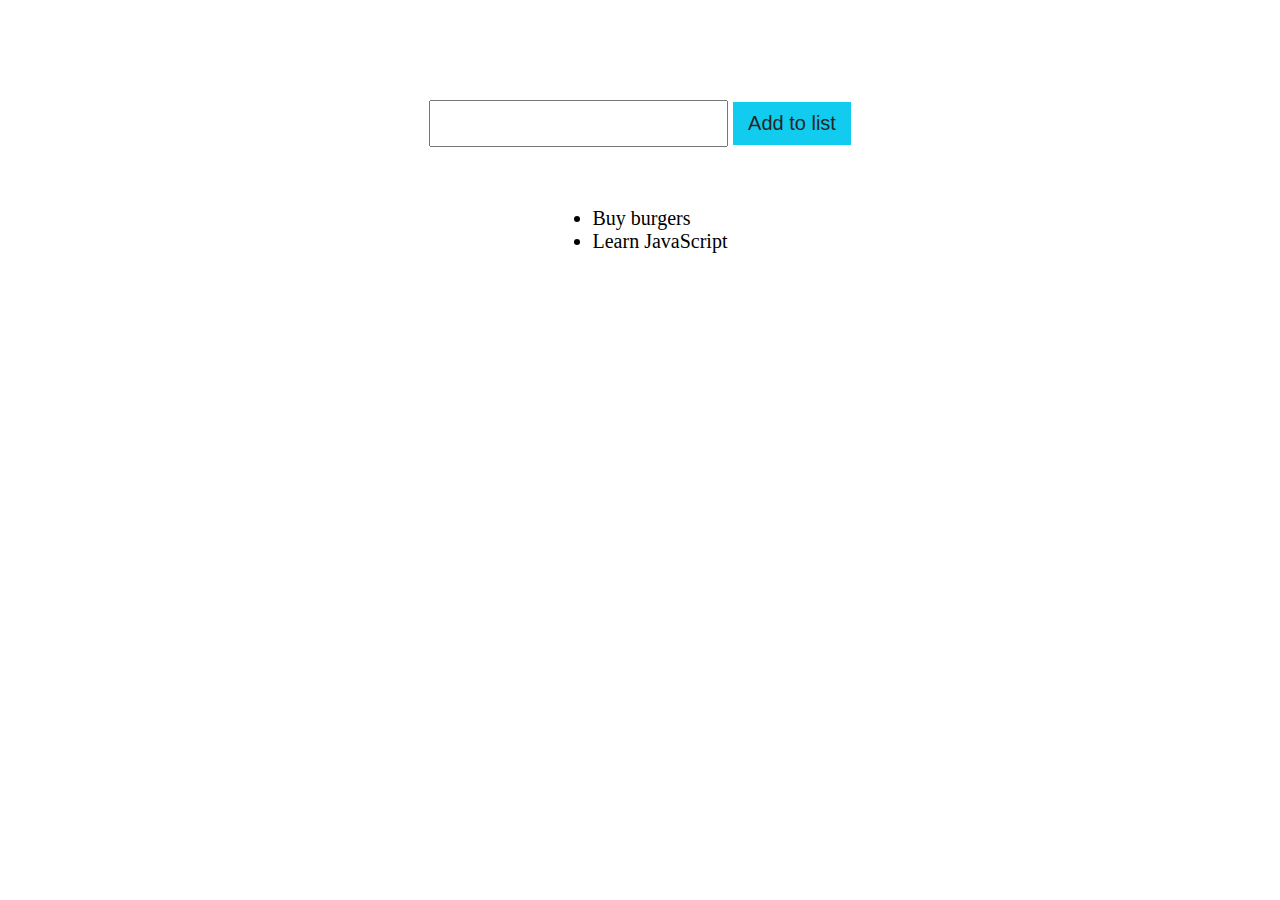
<file: starter-code/list/index.html>
<!DOCTYPE html>
<html lang="en">
<head>
  <meta charset="UTF-8">
  <title>Title!</title>
  <link rel="stylesheet" href="css/styles.css">
</head>
<body>
  <form action="#">
    <input name="todo" type="text">
    <button type="submit">Add to list</button>
  </form>

  <ul class="list">
    <li>Buy burgers</li>
    <li>Learn JavaScript</li>
  </ul>

  <script src="js/main.js"></script>
</body>
</html>
</file>
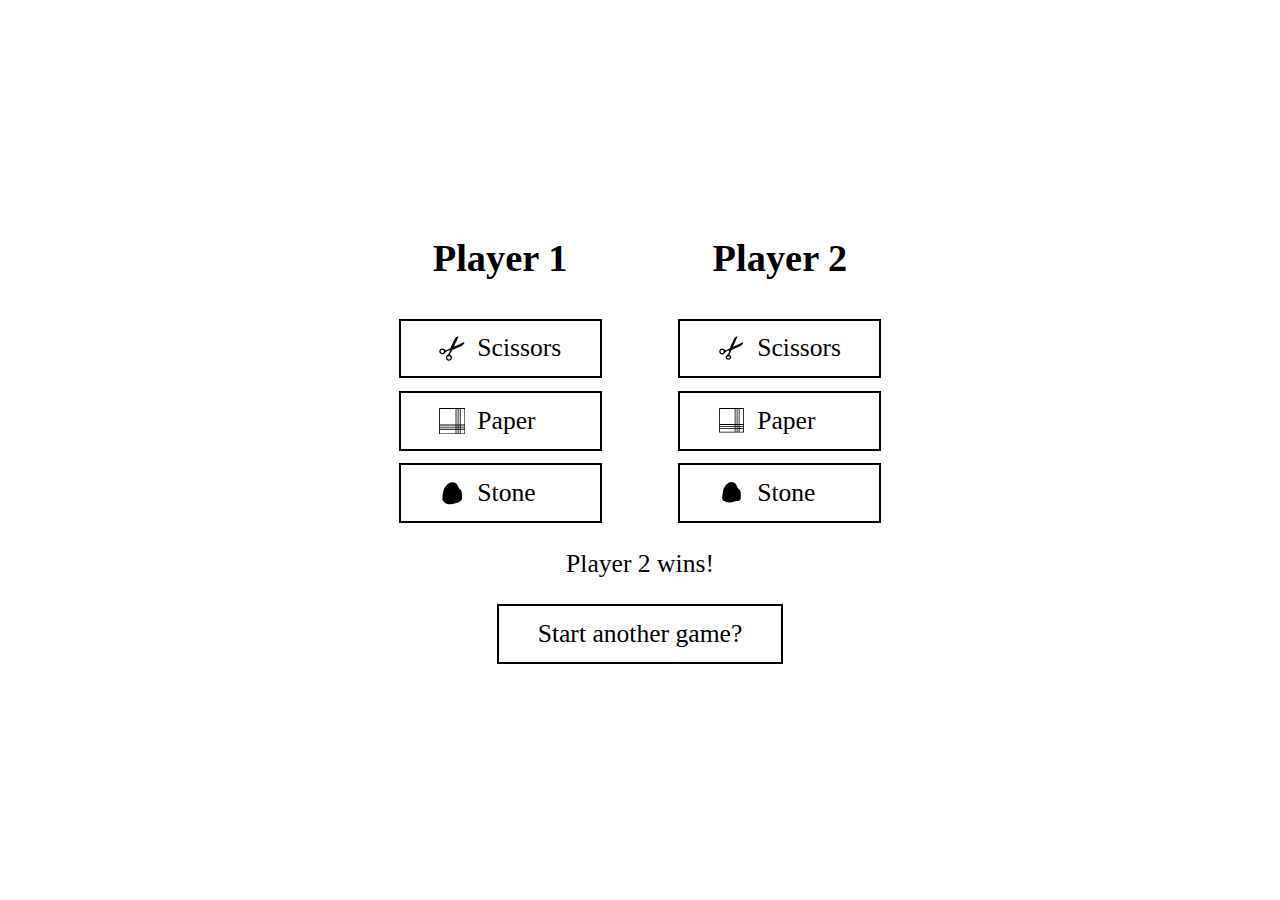
<file: starter-code/scissors-paper-stone/index.html>
<!DOCTYPE html>
<html lang="en">
<head>
  <meta charset="UTF-8">
  <title>Scissors Paper Stone Game</title>
  <link rel="stylesheet" href="css/styles.css">
</head>
<body>

  <svg style="display: none;">
    <svg id="paper" viewBox="0 0 512 640">
      <path d="M2,2v508h508V2H2z M493.6,321.5h-73.7V18.4h73.7V321.5z M378.9,321.5V18.4h24.6v303.2H378.9z M403.5,337.9v24.6h-24.6v-24.6  H403.5z M362.5,321.5h-24.6V18.4h24.6V321.5z M362.5,337.9v24.6h-24.6v-24.6H362.5z M321.5,362.5H18.4v-24.6h303.2V362.5z   M321.5,378.9v24.6H18.4v-24.6H321.5z M337.9,378.9h24.6v24.6h-24.6V378.9z M362.5,419.9v73.7h-24.6v-73.7H362.5z M378.9,419.9h24.6  v73.7h-24.6V419.9z M378.9,403.5v-24.6h24.6v24.6H378.9z M419.9,378.9h73.7v24.6h-73.7V378.9z M419.9,362.5v-24.6h73.7v24.6H419.9z   M321.5,18.4v303.2H18.4V18.4H321.5z M18.4,419.9h303.2v73.7H18.4V419.9z M419.9,493.6v-73.7h73.7v73.7H419.9z"/>
    </svg>
  </svg>

  <div class="l-wrap">
    <div class="jsPlayer1">
      <h2>Player 1</h2>
      <div class="choices">
        <a href="#" class="button" data-choice="scissors">Scissors</a>
        <a href="#" class="button" data-choice="paper">Paper</a>
        <a href="#" class="button" data-choice="stone">Stone</a>
      </div>
    </div>

    <div class="jsPlayer2">
      <h2>Player 2</h2>
      <div class="choices">
        <a href="#" class="button" data-choice="scissors">Scissors</a>
        <a href="#" class="button" data-choice="paper">Paper</a>
        <a href="#" class="button" data-choice="stone">Stone</a>
      </div>
    </div>

    <p class="jsWinner">Player 2 wins!</p>
    <p> <a href="#" class="jsRestart button">Start another game?</a> </p>
  </div>

</body>

</html>
</file>
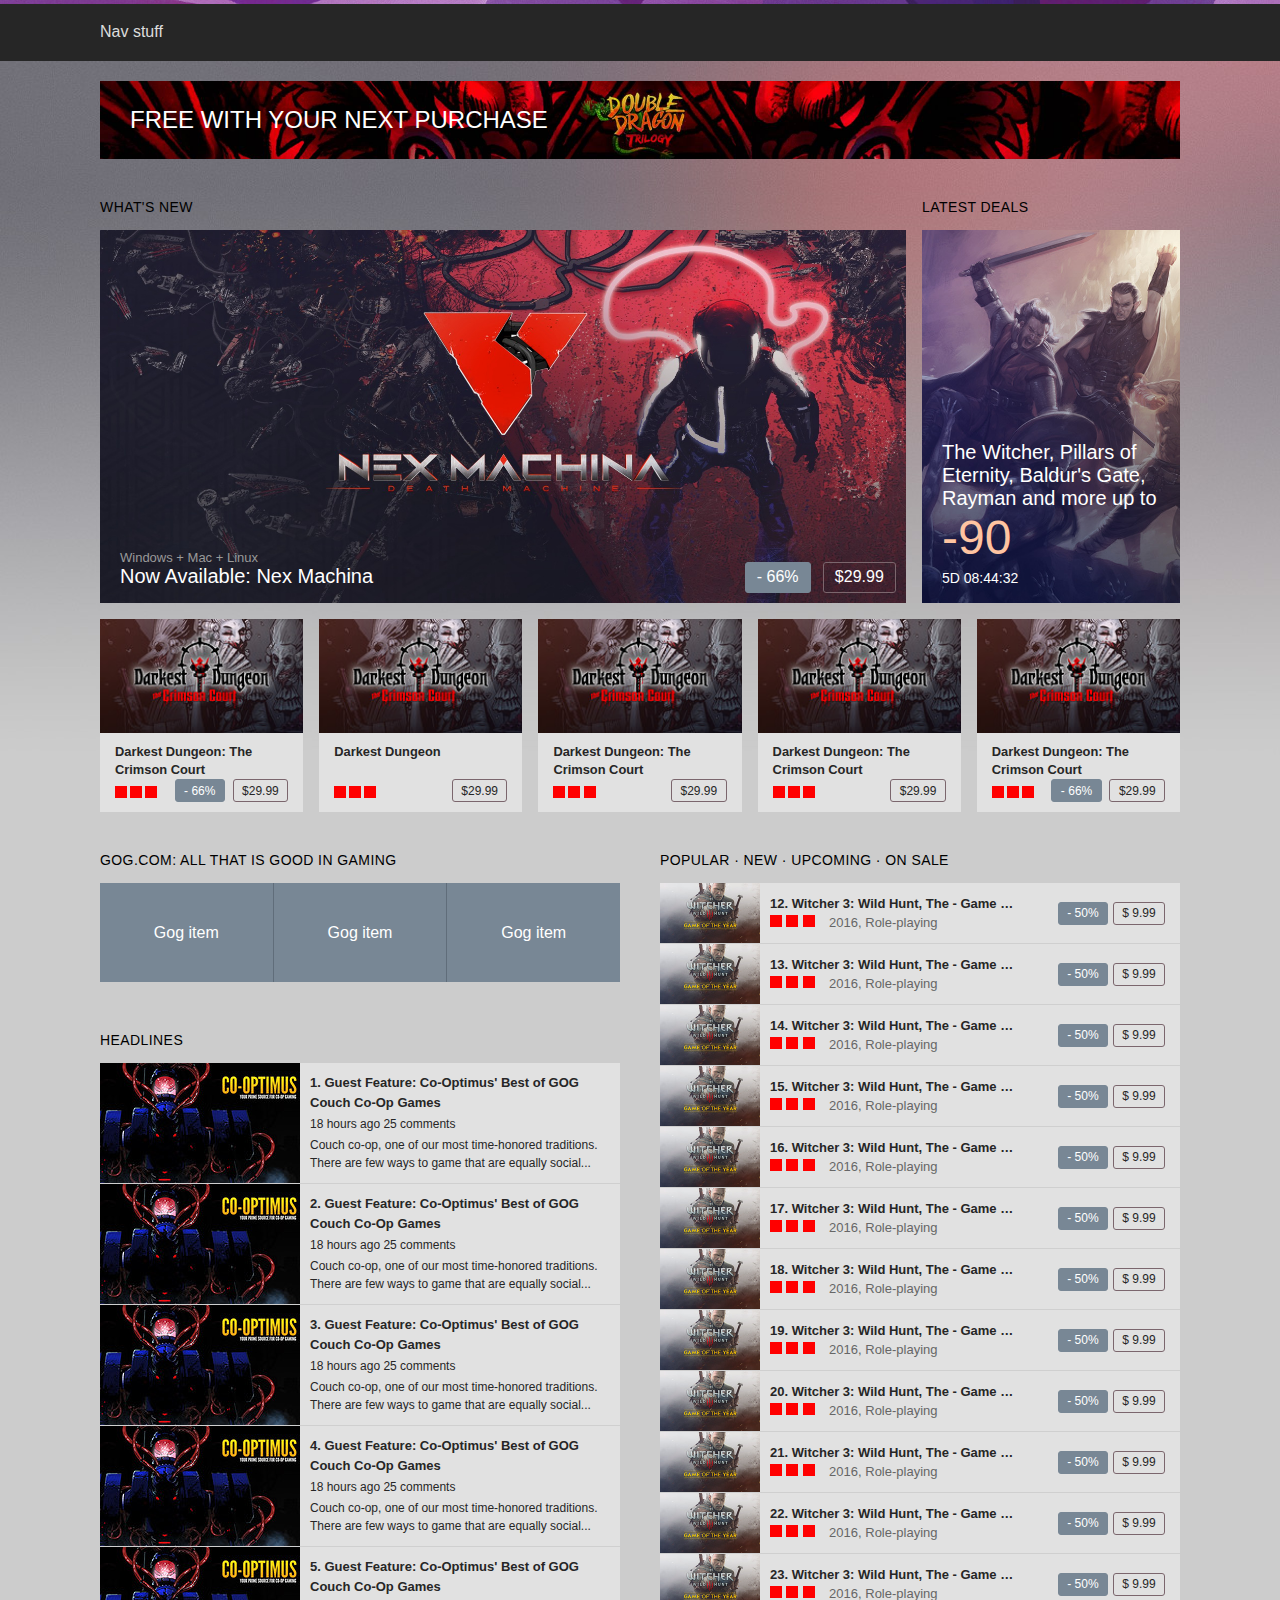
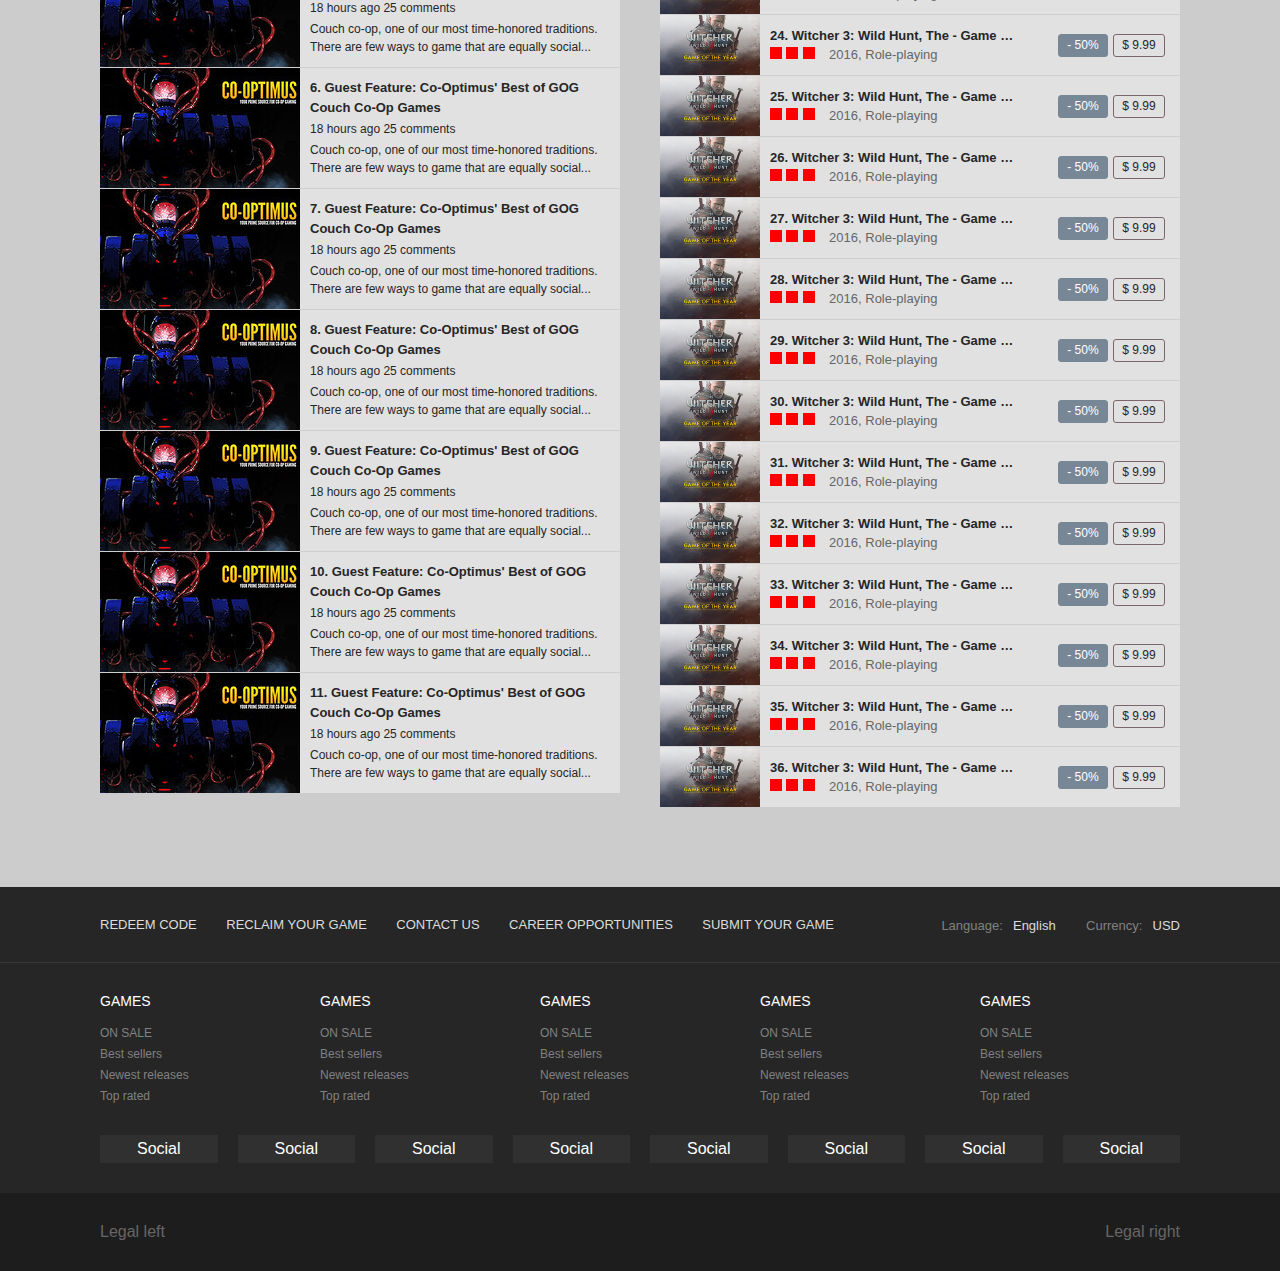
<file: solutions/homework3/index-complete.html>
<!DOCTYPE html>
<html lang="en">
<head>
  <meta charset="UTF-8">
  <title>gog.com grids</title>
  <link rel="stylesheet" href="css/styles-complete.css">
</head>
<body>

  <header class="site-header">
    <div class="l-wrap">
      <nav> Nav stuff </nav>
    </div>
  </header>

  <section class="banner-container">
    <div class="l-wrap">
      <a class="banner" href="#">
        <span class="banner__text">Free with your next purchase</span>
        <img class="banner__img" src="images/banner.jpg" alt="Some game for banner">
      </a>
    </div>
  </section>

  <section class="featured-games">
    <div class="l-wrap">
      <div class="fg-grid">
        <div class="fg-grid__latest">
          <h2>What's new</h2>
          <a class="featured-game featured-game--new" style="background-image: url('images/nex-mach.jpg')" href="#">
            <div class="featured-game__info">
              <div class="featured-game__platforms">Windows + Mac + Linux </div>
              <div class="featured-game__title">Nex Machina</div>
            </div>
            <div class="featured-game__tags">
              <div class="tag tag--discount"> 66</div>
              <div class="tag tag--price">29.99</div>
            </div>
          </a>
        </div>

        <div class="fg-grid__deal">
          <h2>Latest Deals</h2>
          <a class="featured-game featured-game--deal" style="background-image: url('images/deal.jpg')" href="#">
            <div class="featured-game__info">
              <span>The Witcher, Pillars of Eternity, Baldur's Gate, Rayman and more up to</span>
              <span class="featured-game__sale">-90</span>
              <time class="featured-game__sale-duration">5D 08:44:32</time>
            </div>
          </a>
        </div>

        <div class="fg-grid__item">
          <a class="game" href="#">
            <img src="images/game.jpg" alt="">
            <div class="game__info">
              <h3 class="game__title">Darkest Dungeon: The Crimson Court</h3>
              <div class="game__platforms">
                <div class="platform pc"></div>
                <div class="platform mac"></div>
                <div class="platform linux"></div>
              </div>
              <div class="game__tags">
                <div class="tag tag--discount">66</div>
                <div class="tag tag--price">29.99</div>
              </div>
            </div>
          </a>
        </div>

        <div class="fg-grid__item">
          <a class="game" href="#">
            <img src="images/game.jpg" alt="">
            <div class="game__info">
              <h3 class="game__title">Darkest Dungeon</h3>
              <div class="game__platforms">
                <div class="platform pc"></div>
                <div class="platform mac"></div>
                <div class="platform linux"></div>
              </div>
              <div class="game__tags">
                <div class="tag tag--price">29.99</div>
              </div>
            </div>
          </a>
        </div>

        <div class="fg-grid__item">
          <a class="game" href="#">
            <img src="images/game.jpg" alt="">
            <div class="game__info">
              <h3 class="game__title">Darkest Dungeon: The Crimson Court</h3>
              <div class="game__platforms">
                <div class="platform pc"></div>
                <div class="platform mac"></div>
                <div class="platform linux"></div>
              </div>
              <div class="game__tags">
                <div class="tag tag--price">29.99</div>
              </div>
            </div>
          </a>
        </div>

        <div class="fg-grid__item">
          <a class="game" href="#">
            <img src="images/game.jpg" alt="">
            <div class="game__info">
              <h3 class="game__title">Darkest Dungeon: The Crimson Court</h3>
              <div class="game__platforms">
                <div class="platform pc"></div>
                <div class="platform mac"></div>
                <div class="platform linux"></div>
              </div>
              <div class="game__tags">
                <div class="tag tag--price">29.99</div>
              </div>
            </div>
          </a>
        </div>

        <div class="fg-grid__item">
          <a class="game" href="#">
            <img src="images/game.jpg" alt="">
            <div class="game__info">
              <h3 class="game__title">Darkest Dungeon: The Crimson Court</h3>
              <div class="game__platforms">
                <div class="platform pc"></div>
                <div class="platform mac"></div>
                <div class="platform linux"></div>
              </div>
              <div class="game__tags">
                <div class="tag tag--discount">66</div>
                <div class="tag tag--price">29.99</div>
              </div>
            </div>
          </a>
        </div>
      </div>
    </div>
  </section>

  <section class="frontpage-bottom">
    <div class="l-wrap">
      <div class="frontpage-bottom__grid">
        <div class="gog">
          <h2>gog.com: all that is good in gaming</h2>
          <div class="gog__content">
            <div class="gog__item">Gog item</div>
            <div class="gog__item">Gog item</div>
            <div class="gog__item">Gog item</div>
          </div>
        </div>

        <div class="news">
          <h2>Headlines</h2>
          <ul class="news__content">
            <li class="news__item">
              <a href="#">
                <img src="images/news-item.jpg" alt="">
                <div class="item__info">
                  <h3 class="item__title">Guest Feature: Co-Optimus' Best of GOG Couch Co-Op Games</h3>
                  <time>18 hours ago</time>
                  <span>25 comments</span>
                  <p>Couch co-op, one of our most time-honored traditions. There are few ways to game that are equally social...</p>
                </div>
              </a>
            </li>
            <li class="news__item">
              <a href="#">
                <img src="images/news-item.jpg" alt="">
                <div class="item__info">
                  <h3 class="item__title">Guest Feature: Co-Optimus' Best of GOG Couch Co-Op Games</h3>
                  <time>18 hours ago</time>
                  <span>25 comments</span>
                  <p>Couch co-op, one of our most time-honored traditions. There are few ways to game that are equally social...</p>
                </div>
              </a>
            </li>
            <li class="news__item">
              <a href="#">
                <img src="images/news-item.jpg" alt="">
                <div class="item__info">
                  <h3 class="item__title">Guest Feature: Co-Optimus' Best of GOG Couch Co-Op Games</h3>
                  <time>18 hours ago</time>
                  <span>25 comments</span>
                  <p>Couch co-op, one of our most time-honored traditions. There are few ways to game that are equally social...</p>
                </div>
              </a>
            </li>
            <li class="news__item">
              <a href="#">
                <img src="images/news-item.jpg" alt="">
                <div class="item__info">
                  <h3 class="item__title">Guest Feature: Co-Optimus' Best of GOG Couch Co-Op Games</h3>
                  <time>18 hours ago</time>
                  <span>25 comments</span>
                  <p>Couch co-op, one of our most time-honored traditions. There are few ways to game that are equally social...</p>
                </div>
              </a>
            </li>
            <li class="news__item">
              <a href="#">
                <img src="images/news-item.jpg" alt="">
                <div class="item__info">
                  <h3 class="item__title">Guest Feature: Co-Optimus' Best of GOG Couch Co-Op Games</h3>
                  <time>18 hours ago</time>
                  <span>25 comments</span>
                  <p>Couch co-op, one of our most time-honored traditions. There are few ways to game that are equally social...</p>
                </div>
              </a>
            </li>
            <li class="news__item">
              <a href="#">
                <img src="images/news-item.jpg" alt="">
                <div class="item__info">
                  <h3 class="item__title">Guest Feature: Co-Optimus' Best of GOG Couch Co-Op Games</h3>
                  <time>18 hours ago</time>
                  <span>25 comments</span>
                  <p>Couch co-op, one of our most time-honored traditions. There are few ways to game that are equally social...</p>
                </div>
              </a>
            </li>
            <li class="news__item">
              <a href="#">
                <img src="images/news-item.jpg" alt="">
                <div class="item__info">
                  <h3 class="item__title">Guest Feature: Co-Optimus' Best of GOG Couch Co-Op Games</h3>
                  <time>18 hours ago</time>
                  <span>25 comments</span>
                  <p>Couch co-op, one of our most time-honored traditions. There are few ways to game that are equally social...</p>
                </div>
              </a>
            </li>
            <li class="news__item">
              <a href="#">
                <img src="images/news-item.jpg" alt="">
                <div class="item__info">
                  <h3 class="item__title">Guest Feature: Co-Optimus' Best of GOG Couch Co-Op Games</h3>
                  <time>18 hours ago</time>
                  <span>25 comments</span>
                  <p>Couch co-op, one of our most time-honored traditions. There are few ways to game that are equally social...</p>
                </div>
              </a>
            </li>
            <li class="news__item">
              <a href="#">
                <img src="images/news-item.jpg" alt="">
                <div class="item__info">
                  <h3 class="item__title">Guest Feature: Co-Optimus' Best of GOG Couch Co-Op Games</h3>
                  <time>18 hours ago</time>
                  <span>25 comments</span>
                  <p>Couch co-op, one of our most time-honored traditions. There are few ways to game that are equally social...</p>
                </div>
              </a>
            </li>
            <li class="news__item">
              <a href="#">
                <img src="images/news-item.jpg" alt="">
                <div class="item__info">
                  <h3 class="item__title">Guest Feature: Co-Optimus' Best of GOG Couch Co-Op Games</h3>
                  <time>18 hours ago</time>
                  <span>25 comments</span>
                  <p>Couch co-op, one of our most time-honored traditions. There are few ways to game that are equally social...</p>
                </div>
              </a>
            </li>
            <li class="news__item">
              <a href="#">
                <img src="images/news-item.jpg" alt="">
                <div class="item__info">
                  <h3 class="item__title">Guest Feature: Co-Optimus' Best of GOG Couch Co-Op Games</h3>
                  <time>18 hours ago</time>
                  <span>25 comments</span>
                  <p>Couch co-op, one of our most time-honored traditions. There are few ways to game that are equally social...</p>
                </div>
              </a>
            </li>
          </ul>
        </div>

        <div class="gameslist">
          <h2>Popular &middot; New &middot;  upcoming &middot;  on sale</h2>
          <ul class="gameslist__content">
            <li class="gameslist__item">
              <a href="#">
                <img class="item__image" src="images/gameslist-item.jpg" alt="">
                <div class="item__info">
                  <div class="item__title">Witcher 3: Wild Hunt, The - Game of the Year Edition</div>
                  <div class="item__platforms">
                    <div class="platform pc"></div>
                    <div class="platform mac"></div>
                    <div class="platform linux"></div>
                  </div>
                  <div class="item__subtext">2016, Role-playing</div>
                </div>
                <div class="item__tags">
                  <div class="tag tag--discount">50</div>
                  <div class="tag tag--price"> 9.99</div>
                </div>
              </a>
            </li>
            <li class="gameslist__item">
              <a href="#">
                <img class="item__image" src="images/gameslist-item.jpg" alt="">
                <div class="item__info">
                  <div class="item__title">Witcher 3: Wild Hunt, The - Game of the Year Edition</div>
                  <div class="item__platforms">
                    <div class="platform pc"></div>
                    <div class="platform mac"></div>
                    <div class="platform linux"></div>
                  </div>
                  <div class="item__subtext">2016, Role-playing</div>
                </div>
                <div class="item__tags">
                  <div class="tag tag--discount">50</div>
                  <div class="tag tag--price"> 9.99</div>
                </div>
              </a>
            </li>
            <li class="gameslist__item">
              <a href="#">
                <img class="item__image" src="images/gameslist-item.jpg" alt="">
                <div class="item__info">
                  <div class="item__title">Witcher 3: Wild Hunt, The - Game of the Year Edition</div>
                  <div class="item__platforms">
                    <div class="platform pc"></div>
                    <div class="platform mac"></div>
                    <div class="platform linux"></div>
                  </div>
                  <div class="item__subtext">2016, Role-playing</div>
                </div>
                <div class="item__tags">
                  <div class="tag tag--discount">50</div>
                  <div class="tag tag--price"> 9.99</div>
                </div>
              </a>
            </li>
            <li class="gameslist__item">
              <a href="#">
                <img class="item__image" src="images/gameslist-item.jpg" alt="">
                <div class="item__info">
                  <div class="item__title">Witcher 3: Wild Hunt, The - Game of the Year Edition</div>
                  <div class="item__platforms">
                    <div class="platform pc"></div>
                    <div class="platform mac"></div>
                    <div class="platform linux"></div>
                  </div>
                  <div class="item__subtext">2016, Role-playing</div>
                </div>
                <div class="item__tags">
                  <div class="tag tag--discount">50</div>
                  <div class="tag tag--price"> 9.99</div>
                </div>
              </a>
            </li>
            <li class="gameslist__item">
              <a href="#">
                <img class="item__image" src="images/gameslist-item.jpg" alt="">
                <div class="item__info">
                  <div class="item__title">Witcher 3: Wild Hunt, The - Game of the Year Edition</div>
                  <div class="item__platforms">
                    <div class="platform pc"></div>
                    <div class="platform mac"></div>
                    <div class="platform linux"></div>
                  </div>
                  <div class="item__subtext">2016, Role-playing</div>
                </div>
                <div class="item__tags">
                  <div class="tag tag--discount">50</div>
                  <div class="tag tag--price"> 9.99</div>
                </div>
              </a>
            </li>
            <li class="gameslist__item">
              <a href="#">
                <img class="item__image" src="images/gameslist-item.jpg" alt="">
                <div class="item__info">
                  <div class="item__title">Witcher 3: Wild Hunt, The - Game of the Year Edition</div>
                  <div class="item__platforms">
                    <div class="platform pc"></div>
                    <div class="platform mac"></div>
                    <div class="platform linux"></div>
                  </div>
                  <div class="item__subtext">2016, Role-playing</div>
                </div>
                <div class="item__tags">
                  <div class="tag tag--discount">50</div>
                  <div class="tag tag--price"> 9.99</div>
                </div>
              </a>
            </li>
            <li class="gameslist__item">
              <a href="#">
                <img class="item__image" src="images/gameslist-item.jpg" alt="">
                <div class="item__info">
                  <div class="item__title">Witcher 3: Wild Hunt, The - Game of the Year Edition</div>
                  <div class="item__platforms">
                    <div class="platform pc"></div>
                    <div class="platform mac"></div>
                    <div class="platform linux"></div>
                  </div>
                  <div class="item__subtext">2016, Role-playing</div>
                </div>
                <div class="item__tags">
                  <div class="tag tag--discount">50</div>
                  <div class="tag tag--price"> 9.99</div>
                </div>
              </a>
            </li>
            <li class="gameslist__item">
              <a href="#">
                <img class="item__image" src="images/gameslist-item.jpg" alt="">
                <div class="item__info">
                  <div class="item__title">Witcher 3: Wild Hunt, The - Game of the Year Edition</div>
                  <div class="item__platforms">
                    <div class="platform pc"></div>
                    <div class="platform mac"></div>
                    <div class="platform linux"></div>
                  </div>
                  <div class="item__subtext">2016, Role-playing</div>
                </div>
                <div class="item__tags">
                  <div class="tag tag--discount">50</div>
                  <div class="tag tag--price"> 9.99</div>
                </div>
              </a>
            </li>
            <li class="gameslist__item">
              <a href="#">
                <img class="item__image" src="images/gameslist-item.jpg" alt="">
                <div class="item__info">
                  <div class="item__title">Witcher 3: Wild Hunt, The - Game of the Year Edition</div>
                  <div class="item__platforms">
                    <div class="platform pc"></div>
                    <div class="platform mac"></div>
                    <div class="platform linux"></div>
                  </div>
                  <div class="item__subtext">2016, Role-playing</div>
                </div>
                <div class="item__tags">
                  <div class="tag tag--discount">50</div>
                  <div class="tag tag--price"> 9.99</div>
                </div>
              </a>
            </li>
            <li class="gameslist__item">
              <a href="#">
                <img class="item__image" src="images/gameslist-item.jpg" alt="">
                <div class="item__info">
                  <div class="item__title">Witcher 3: Wild Hunt, The - Game of the Year Edition</div>
                  <div class="item__platforms">
                    <div class="platform pc"></div>
                    <div class="platform mac"></div>
                    <div class="platform linux"></div>
                  </div>
                  <div class="item__subtext">2016, Role-playing</div>
                </div>
                <div class="item__tags">
                  <div class="tag tag--discount">50</div>
                  <div class="tag tag--price"> 9.99</div>
                </div>
              </a>
            </li>
            <li class="gameslist__item">
              <a href="#">
                <img class="item__image" src="images/gameslist-item.jpg" alt="">
                <div class="item__info">
                  <div class="item__title">Witcher 3: Wild Hunt, The - Game of the Year Edition</div>
                  <div class="item__platforms">
                    <div class="platform pc"></div>
                    <div class="platform mac"></div>
                    <div class="platform linux"></div>
                  </div>
                  <div class="item__subtext">2016, Role-playing</div>
                </div>
                <div class="item__tags">
                  <div class="tag tag--discount">50</div>
                  <div class="tag tag--price"> 9.99</div>
                </div>
              </a>
            </li>
            <li class="gameslist__item">
              <a href="#">
                <img class="item__image" src="images/gameslist-item.jpg" alt="">
                <div class="item__info">
                  <div class="item__title">Witcher 3: Wild Hunt, The - Game of the Year Edition</div>
                  <div class="item__platforms">
                    <div class="platform pc"></div>
                    <div class="platform mac"></div>
                    <div class="platform linux"></div>
                  </div>
                  <div class="item__subtext">2016, Role-playing</div>
                </div>
                <div class="item__tags">
                  <div class="tag tag--discount">50</div>
                  <div class="tag tag--price"> 9.99</div>
                </div>
              </a>
            </li>
            <li class="gameslist__item">
              <a href="#">
                <img class="item__image" src="images/gameslist-item.jpg" alt="">
                <div class="item__info">
                  <div class="item__title">Witcher 3: Wild Hunt, The - Game of the Year Edition</div>
                  <div class="item__platforms">
                    <div class="platform pc"></div>
                    <div class="platform mac"></div>
                    <div class="platform linux"></div>
                  </div>
                  <div class="item__subtext">2016, Role-playing</div>
                </div>
                <div class="item__tags">
                  <div class="tag tag--discount">50</div>
                  <div class="tag tag--price"> 9.99</div>
                </div>
              </a>
            </li>
            <li class="gameslist__item">
              <a href="#">
                <img class="item__image" src="images/gameslist-item.jpg" alt="">
                <div class="item__info">
                  <div class="item__title">Witcher 3: Wild Hunt, The - Game of the Year Edition</div>
                  <div class="item__platforms">
                    <div class="platform pc"></div>
                    <div class="platform mac"></div>
                    <div class="platform linux"></div>
                  </div>
                  <div class="item__subtext">2016, Role-playing</div>
                </div>
                <div class="item__tags">
                  <div class="tag tag--discount">50</div>
                  <div class="tag tag--price"> 9.99</div>
                </div>
              </a>
            </li>
            <li class="gameslist__item">
              <a href="#">
                <img class="item__image" src="images/gameslist-item.jpg" alt="">
                <div class="item__info">
                  <div class="item__title">Witcher 3: Wild Hunt, The - Game of the Year Edition</div>
                  <div class="item__platforms">
                    <div class="platform pc"></div>
                    <div class="platform mac"></div>
                    <div class="platform linux"></div>
                  </div>
                  <div class="item__subtext">2016, Role-playing</div>
                </div>
                <div class="item__tags">
                  <div class="tag tag--discount">50</div>
                  <div class="tag tag--price"> 9.99</div>
                </div>
              </a>
            </li>
            <li class="gameslist__item">
              <a href="#">
                <img class="item__image" src="images/gameslist-item.jpg" alt="">
                <div class="item__info">
                  <div class="item__title">Witcher 3: Wild Hunt, The - Game of the Year Edition</div>
                  <div class="item__platforms">
                    <div class="platform pc"></div>
                    <div class="platform mac"></div>
                    <div class="platform linux"></div>
                  </div>
                  <div class="item__subtext">2016, Role-playing</div>
                </div>
                <div class="item__tags">
                  <div class="tag tag--discount">50</div>
                  <div class="tag tag--price"> 9.99</div>
                </div>
              </a>
            </li>
            <li class="gameslist__item">
              <a href="#">
                <img class="item__image" src="images/gameslist-item.jpg" alt="">
                <div class="item__info">
                  <div class="item__title">Witcher 3: Wild Hunt, The - Game of the Year Edition</div>
                  <div class="item__platforms">
                    <div class="platform pc"></div>
                    <div class="platform mac"></div>
                    <div class="platform linux"></div>
                  </div>
                  <div class="item__subtext">2016, Role-playing</div>
                </div>
                <div class="item__tags">
                  <div class="tag tag--discount">50</div>
                  <div class="tag tag--price"> 9.99</div>
                </div>
              </a>
            </li>
            <li class="gameslist__item">
              <a href="#">
                <img class="item__image" src="images/gameslist-item.jpg" alt="">
                <div class="item__info">
                  <div class="item__title">Witcher 3: Wild Hunt, The - Game of the Year Edition</div>
                  <div class="item__platforms">
                    <div class="platform pc"></div>
                    <div class="platform mac"></div>
                    <div class="platform linux"></div>
                  </div>
                  <div class="item__subtext">2016, Role-playing</div>
                </div>
                <div class="item__tags">
                  <div class="tag tag--discount">50</div>
                  <div class="tag tag--price"> 9.99</div>
                </div>
              </a>
            </li>
            <li class="gameslist__item">
              <a href="#">
                <img class="item__image" src="images/gameslist-item.jpg" alt="">
                <div class="item__info">
                  <div class="item__title">Witcher 3: Wild Hunt, The - Game of the Year Edition</div>
                  <div class="item__platforms">
                    <div class="platform pc"></div>
                    <div class="platform mac"></div>
                    <div class="platform linux"></div>
                  </div>
                  <div class="item__subtext">2016, Role-playing</div>
                </div>
                <div class="item__tags">
                  <div class="tag tag--discount">50</div>
                  <div class="tag tag--price"> 9.99</div>
                </div>
              </a>
            </li>
            <li class="gameslist__item">
              <a href="#">
                <img class="item__image" src="images/gameslist-item.jpg" alt="">
                <div class="item__info">
                  <div class="item__title">Witcher 3: Wild Hunt, The - Game of the Year Edition</div>
                  <div class="item__platforms">
                    <div class="platform pc"></div>
                    <div class="platform mac"></div>
                    <div class="platform linux"></div>
                  </div>
                  <div class="item__subtext">2016, Role-playing</div>
                </div>
                <div class="item__tags">
                  <div class="tag tag--discount">50</div>
                  <div class="tag tag--price"> 9.99</div>
                </div>
              </a>
            </li>
            <li class="gameslist__item">
              <a href="#">
                <img class="item__image" src="images/gameslist-item.jpg" alt="">
                <div class="item__info">
                  <div class="item__title">Witcher 3: Wild Hunt, The - Game of the Year Edition</div>
                  <div class="item__platforms">
                    <div class="platform pc"></div>
                    <div class="platform mac"></div>
                    <div class="platform linux"></div>
                  </div>
                  <div class="item__subtext">2016, Role-playing</div>
                </div>
                <div class="item__tags">
                  <div class="tag tag--discount">50</div>
                  <div class="tag tag--price"> 9.99</div>
                </div>
              </a>
            </li>
            <li class="gameslist__item">
              <a href="#">
                <img class="item__image" src="images/gameslist-item.jpg" alt="">
                <div class="item__info">
                  <div class="item__title">Witcher 3: Wild Hunt, The - Game of the Year Edition</div>
                  <div class="item__platforms">
                    <div class="platform pc"></div>
                    <div class="platform mac"></div>
                    <div class="platform linux"></div>
                  </div>
                  <div class="item__subtext">2016, Role-playing</div>
                </div>
                <div class="item__tags">
                  <div class="tag tag--discount">50</div>
                  <div class="tag tag--price"> 9.99</div>
                </div>
              </a>
            </li>
            <li class="gameslist__item">
              <a href="#">
                <img class="item__image" src="images/gameslist-item.jpg" alt="">
                <div class="item__info">
                  <div class="item__title">Witcher 3: Wild Hunt, The - Game of the Year Edition</div>
                  <div class="item__platforms">
                    <div class="platform pc"></div>
                    <div class="platform mac"></div>
                    <div class="platform linux"></div>
                  </div>
                  <div class="item__subtext">2016, Role-playing</div>
                </div>
                <div class="item__tags">
                  <div class="tag tag--discount">50</div>
                  <div class="tag tag--price"> 9.99</div>
                </div>
              </a>
            </li>
            <li class="gameslist__item">
              <a href="#">
                <img class="item__image" src="images/gameslist-item.jpg" alt="">
                <div class="item__info">
                  <div class="item__title">Witcher 3: Wild Hunt, The - Game of the Year Edition</div>
                  <div class="item__platforms">
                    <div class="platform pc"></div>
                    <div class="platform mac"></div>
                    <div class="platform linux"></div>
                  </div>
                  <div class="item__subtext">2016, Role-playing</div>
                </div>
                <div class="item__tags">
                  <div class="tag tag--discount">50</div>
                  <div class="tag tag--price"> 9.99</div>
                </div>
              </a>
            </li>
            <li class="gameslist__item">
              <a href="#">
                <img class="item__image" src="images/gameslist-item.jpg" alt="">
                <div class="item__info">
                  <div class="item__title">Witcher 3: Wild Hunt, The - Game of the Year Edition</div>
                  <div class="item__platforms">
                    <div class="platform pc"></div>
                    <div class="platform mac"></div>
                    <div class="platform linux"></div>
                  </div>
                  <div class="item__subtext">2016, Role-playing</div>
                </div>
                <div class="item__tags">
                  <div class="tag tag--discount">50</div>
                  <div class="tag tag--price"> 9.99</div>
                </div>
              </a>
            </li>
          </ul>
        </div>
      </div>
    </div>
  </section>

  <section class="first-site-footer">
    <nav class="l-wrap">
      <div class="first-footer-nav__left">
        <a href="#">Redeem code</a>
        <a href="#">Reclaim your game</a>
        <a href="#">Contact us</a>
        <a href="#">Career opportunities</a>
        <a href="#">Submit your game</a>
      </div>
      <div class="first-footer-nav__right">
        <div class="option-selector">
          <span>Language:</span>
          <a href="#">English</a>
        </div>
        <div class="option-selector">
          <span>Currency:</span>
          <span>USD</a>
        </div>
      </div>
    </nav>
  </section>

  <section class="second-site-footer">
    <div class="l-wrap">
      <nav class="sitemap">
        <div class="sitemap__column">
          <a href="#">Games</a>
          <ul class="sitemap__list">
            <li class="sitemap__item"><a href="#">ON SALE</a></li>
            <li class="sitemap__item"><a href="#">Best sellers</a></li>
            <li class="sitemap__item"><a href="#">Newest releases</a></li>
            <li class="sitemap__item"><a href="#">Top rated</a></li>
          </ul>
        </div>
        <div class="sitemap__column">
          <a href="#">Games</a>
          <ul class="sitemap__list">
            <li class="sitemap__item"><a href="#">ON SALE</a></li>
            <li class="sitemap__item"><a href="#">Best sellers</a></li>
            <li class="sitemap__item"><a href="#">Newest releases</a></li>
            <li class="sitemap__item"><a href="#">Top rated</a></li>
          </ul>
        </div>
        <div class="sitemap__column">
          <a href="#">Games</a>
          <ul class="sitemap__list">
            <li class="sitemap__item"><a href="#">ON SALE</a></li>
            <li class="sitemap__item"><a href="#">Best sellers</a></li>
            <li class="sitemap__item"><a href="#">Newest releases</a></li>
            <li class="sitemap__item"><a href="#">Top rated</a></li>
          </ul>
        </div>
        <div class="sitemap__column">
          <a href="#">Games</a>
          <ul class="sitemap__list">
            <li class="sitemap__item"><a href="#">ON SALE</a></li>
            <li class="sitemap__item"><a href="#">Best sellers</a></li>
            <li class="sitemap__item"><a href="#">Newest releases</a></li>
            <li class="sitemap__item"><a href="#">Top rated</a></li>
          </ul>
        </div>
        <div class="sitemap__column">
          <a href="#">Games</a>
          <ul class="sitemap__list">
            <li class="sitemap__item"><a href="#">ON SALE</a></li>
            <li class="sitemap__item"><a href="#">Best sellers</a></li>
            <li class="sitemap__item"><a href="#">Newest releases</a></li>
            <li class="sitemap__item"><a href="#">Top rated</a></li>
          </ul>
        </div>
      </nav>
      <nav class="social">
        <a href="#">Social</a>
        <a href="#">Social</a>
        <a href="#">Social</a>
        <a href="#">Social</a>
        <a href="#">Social</a>
        <a href="#">Social</a>
        <a href="#">Social</a>
        <a href="#">Social</a>
      </nav>
    </div>
  </section>

  <section class="legal">
    <div class="l-wrap">
      <div class="legal__left"> Legal left </div>
      <div class="legal__right"> Legal right </div>
    </div>
  </section>
</body>
</html>
</file>
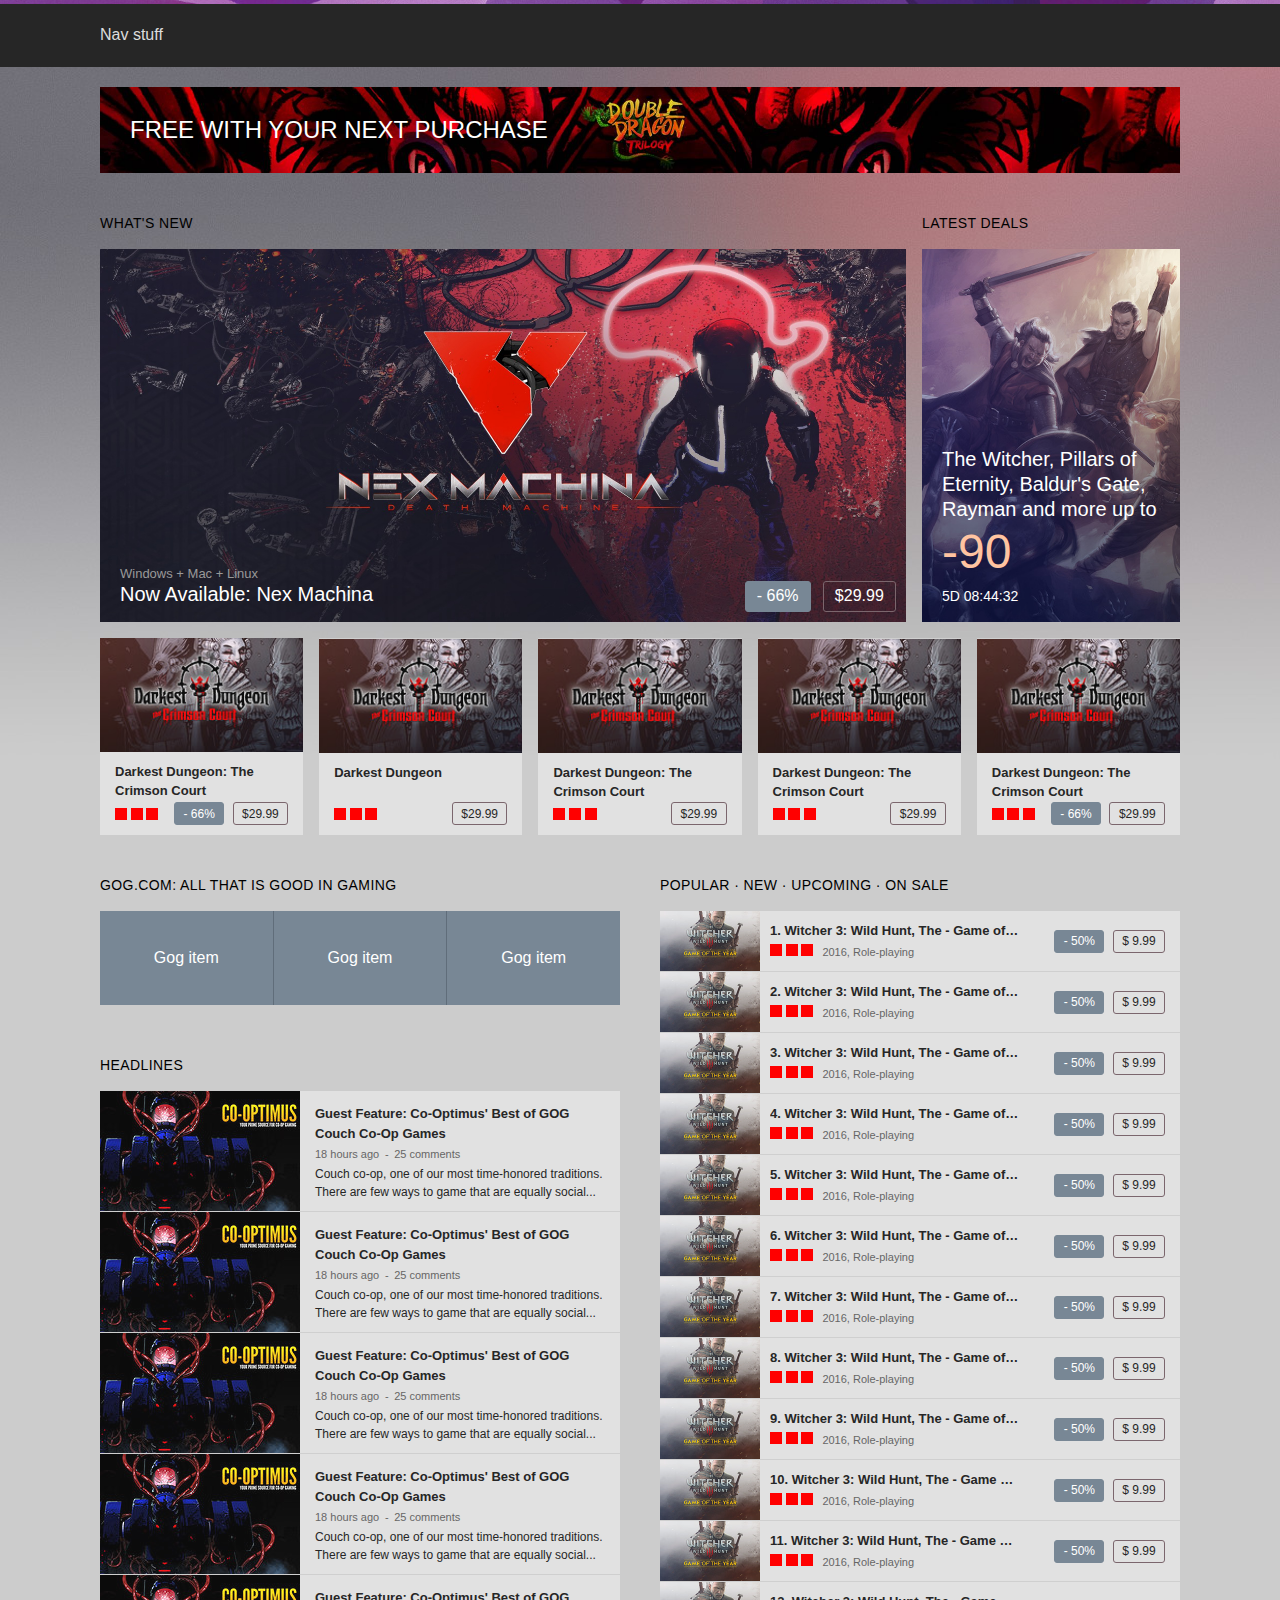
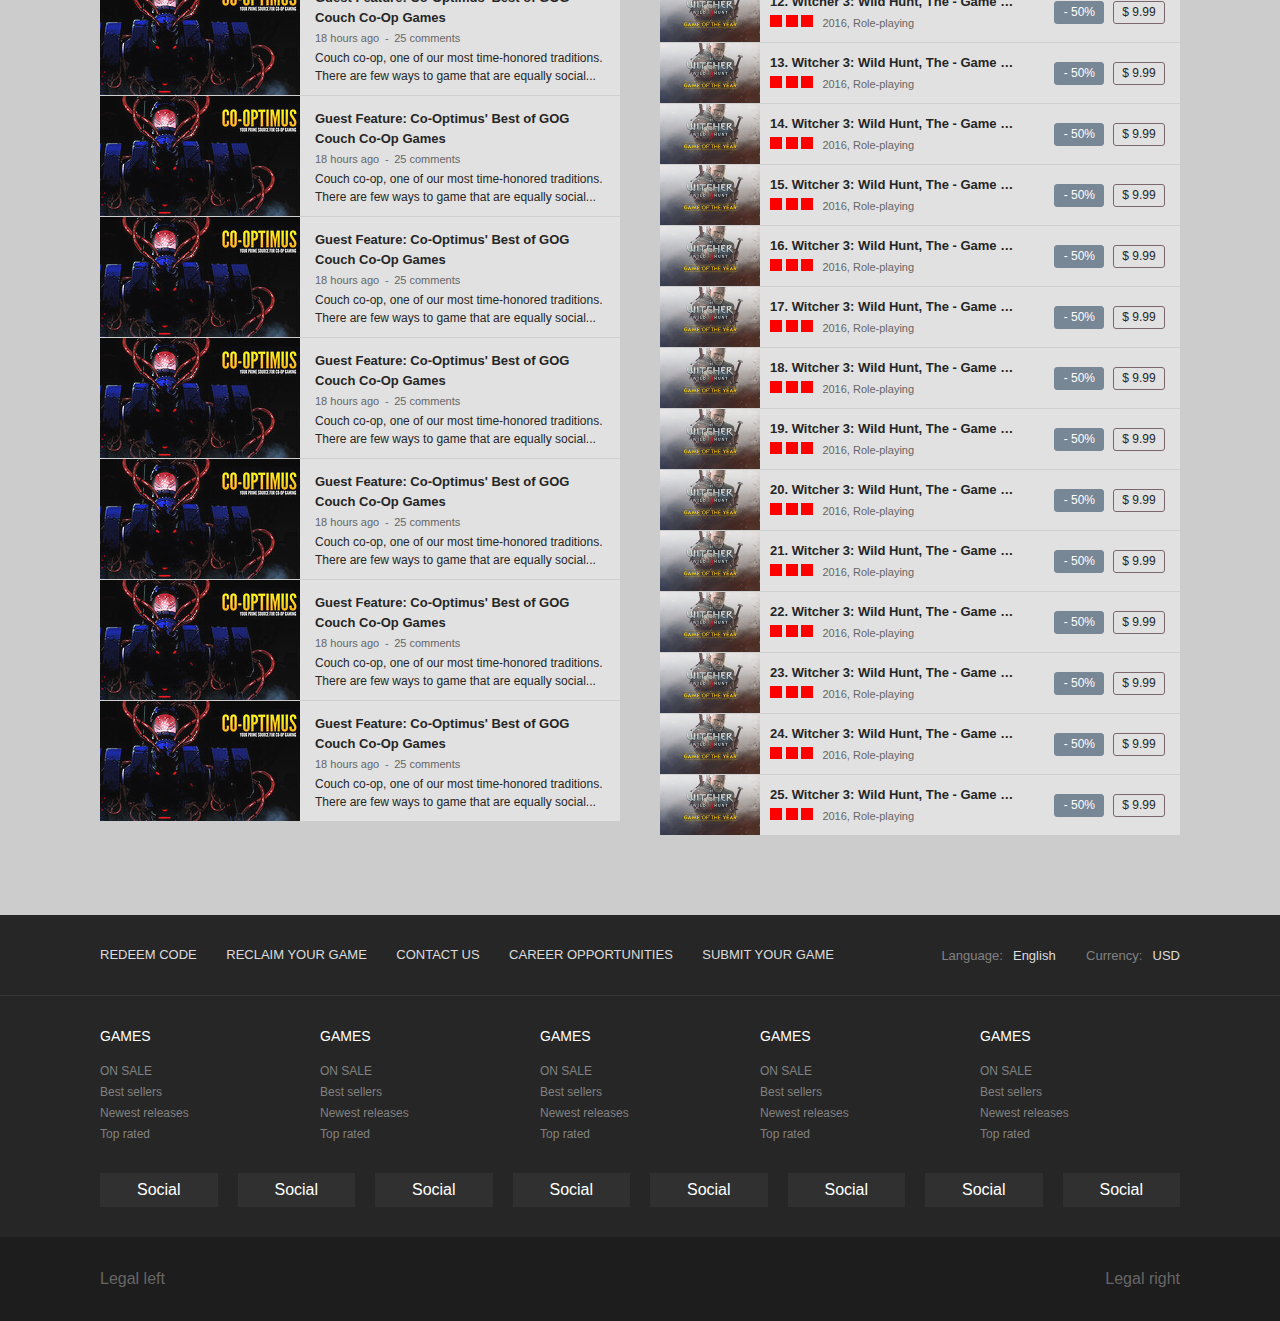
<file: solutions/homework3/index-enhanced.html>
<!DOCTYPE html>
<html lang="en">
<head>
  <meta charset="UTF-8">
  <title>gog.com grids</title>
  <link rel="stylesheet" href="css/styles-enhanced.css">
</head>
<body>

  <header class="site-header">
    <div class="l-wrap">
      <nav> Nav stuff </nav>
    </div>
  </header>

  <section class="banner-container">
    <div class="l-wrap">
      <a class="banner" href="#">
        <span class="banner__text">Free with your next purchase</span>
        <img class="banner__img" src="images/banner.jpg" alt="Some game for banner">
      </a>
    </div>
  </section>

  <section class="featured-games">
    <div class="l-wrap">
      <div class="fg-grid">
        <div class="fg-grid__latest">
          <h2 class="t2">What's new</h2>
          <a class="featured-game featured-game--new" style="background-image: url('images/nex-mach.jpg')" href="#">
            <div class="featured-game__info">
              <div class="featured-game__platforms">Windows + Mac + Linux </div>
              <div class="featured-game__title">Nex Machina</div>
            </div>
            <div class="featured-game__tags">
              <div class="tag tag--discount"> 66</div>
              <div class="tag tag--price">29.99</div>
            </div>
          </a>
        </div>

        <div class="fg-grid__deal">
          <h2 class="t2">Latest Deals</h2>
          <a class="featured-game featured-game--deal" style="background-image: url('images/deal.jpg')" href="#">
            <div class="featured-game__info">
              <span>The Witcher, Pillars of Eternity, Baldur's Gate, Rayman and more up to</span>
              <span class="featured-game__sale">-90</span>
              <time class="featured-game__sale-duration">5D 08:44:32</time>
            </div>
          </a>
        </div>

        <div class="fg-grid__item panel panel--grid">
          <a href="#">
            <img src="images/game.jpg" alt="">
            <div class="panel__info">
              <h3 class="s1 panel__title">Darkest Dungeon: The Crimson Court</h3>
              <div class="panel__platforms">
                <div class="platform pc"></div>
                <div class="platform mac"></div>
                <div class="platform linux"></div>
              </div>
              <div class="panel__tags">
                <div class="tag tag--discount">66</div>
                <div class="tag tag--price">29.99</div>
              </div>
            </div>
          </a>
        </div>

        <div class="fg-grid__item panel panel--grid">
          <a href="#">
            <img src="images/game.jpg" alt="">
            <div class="panel__info">
              <h3 class="s1 panel__title">Darkest Dungeon</h3>
              <div class="panel__platforms">
                <div class="platform pc"></div>
                <div class="platform mac"></div>
                <div class="platform linux"></div>
              </div>
              <div class="panel__tags">
                <div class="tag tag--price">29.99</div>
              </div>
            </div>
          </a>
        </div>

        <div class="fg-grid__item panel panel--grid">
          <a href="#">
            <img src="images/game.jpg" alt="">
            <div class="panel__info">
              <h3 class="s1 panel__title">Darkest Dungeon: The Crimson Court</h3>
              <div class="panel__platforms">
                <div class="platform pc"></div>
                <div class="platform mac"></div>
                <div class="platform linux"></div>
              </div>
              <div class="panel__tags">
                <div class="tag tag--price">29.99</div>
              </div>
            </div>
          </a>
        </div>

        <div class="fg-grid__item panel panel--grid">
          <a href="#">
            <img src="images/game.jpg" alt="">
            <div class="panel__info">
              <h3 class="s1 panel__title">Darkest Dungeon: The Crimson Court</h3>
              <div class="panel__platforms">
                <div class="platform pc"></div>
                <div class="platform mac"></div>
                <div class="platform linux"></div>
              </div>
              <div class="panel__tags">
                <div class="tag tag--price">29.99</div>
              </div>
            </div>
          </a>
        </div>

        <div class="fg-grid__item panel panel--grid">
          <a href="#">
            <img src="images/game.jpg" alt="">
            <div class="panel__info">
              <h3 class="s1 panel__title">Darkest Dungeon: The Crimson Court</h3>
              <div class="panel__platforms">
                <div class="platform pc"></div>
                <div class="platform mac"></div>
                <div class="platform linux"></div>
              </div>
              <div class="panel__tags">
                <div class="tag tag--discount">66</div>
                <div class="tag tag--price">29.99</div>
              </div>
            </div>
          </a>
        </div>
      </div>
    </div>
  </section>

  <section class="frontpage-bottom">
    <div class="l-wrap">
      <div class="frontpage-bottom__grid">
        <div class="gog">
          <h2 class="t2">gog.com: all that is good in gaming</h2>
          <div class="gog__content">
            <div class="gog__item">Gog item</div>
            <div class="gog__item">Gog item</div>
            <div class="gog__item">Gog item</div>
          </div>
        </div>

        <div class="news">
          <h2 class="t2">Headlines</h2>
          <ul class="news__content">
            <li class="panel panel--headlines">
              <a href="#">
                <img src="images/news-item.jpg" alt="">
                <div class="panel__info">
                  <h3 class="panel__title">Guest Feature: Co-Optimus' Best of GOG Couch Co-Op Games</h3>
                  <div class="panel__subtext">
                    <time>18 hours ago</time>
                    <span>25 comments</span>
                  </div>
                  <p class="panel__text">Couch co-op, one of our most time-honored traditions. There are few ways to game that are equally social...</p>
                </div>
              </a>
            </li>
            <li class="panel panel--headlines">
              <a href="#">
                <img src="images/news-item.jpg" alt="">
                <div class="panel__info">
                  <h3 class="panel__title">Guest Feature: Co-Optimus' Best of GOG Couch Co-Op Games</h3>
                  <div class="panel__subtext">
                    <time>18 hours ago</time>
                    <span>25 comments</span>
                  </div>
                  <p class="panel__text">Couch co-op, one of our most time-honored traditions. There are few ways to game that are equally social...</p>
                </div>
              </a>
            </li>
            <li class="panel panel--headlines">
              <a href="#">
                <img src="images/news-item.jpg" alt="">
                <div class="panel__info">
                  <h3 class="panel__title">Guest Feature: Co-Optimus' Best of GOG Couch Co-Op Games</h3>
                  <div class="panel__subtext">
                    <time>18 hours ago</time>
                    <span>25 comments</span>
                  </div>
                  <p class="panel__text">Couch co-op, one of our most time-honored traditions. There are few ways to game that are equally social...</p>
                </div>
              </a>
            </li>
            <li class="panel panel--headlines">
              <a href="#">
                <img src="images/news-item.jpg" alt="">
                <div class="panel__info">
                  <h3 class="panel__title">Guest Feature: Co-Optimus' Best of GOG Couch Co-Op Games</h3>
                  <div class="panel__subtext">
                    <time>18 hours ago</time>
                    <span>25 comments</span>
                  </div>
                  <p class="panel__text">Couch co-op, one of our most time-honored traditions. There are few ways to game that are equally social...</p>
                </div>
              </a>
            </li>
            <li class="panel panel--headlines">
              <a href="#">
                <img src="images/news-item.jpg" alt="">
                <div class="panel__info">
                  <h3 class="panel__title">Guest Feature: Co-Optimus' Best of GOG Couch Co-Op Games</h3>
                  <div class="panel__subtext">
                    <time>18 hours ago</time>
                    <span>25 comments</span>
                  </div>
                  <p class="panel__text">Couch co-op, one of our most time-honored traditions. There are few ways to game that are equally social...</p>
                </div>
              </a>
            </li>
            <li class="panel panel--headlines">
              <a href="#">
                <img src="images/news-item.jpg" alt="">
                <div class="panel__info">
                  <h3 class="panel__title">Guest Feature: Co-Optimus' Best of GOG Couch Co-Op Games</h3>
                  <div class="panel__subtext">
                    <time>18 hours ago</time>
                    <span>25 comments</span>
                  </div>
                  <p class="panel__text">Couch co-op, one of our most time-honored traditions. There are few ways to game that are equally social...</p>
                </div>
              </a>
            </li>
            <li class="panel panel--headlines">
              <a href="#">
                <img src="images/news-item.jpg" alt="">
                <div class="panel__info">
                  <h3 class="panel__title">Guest Feature: Co-Optimus' Best of GOG Couch Co-Op Games</h3>
                  <div class="panel__subtext">
                    <time>18 hours ago</time>
                    <span>25 comments</span>
                  </div>
                  <p class="panel__text">Couch co-op, one of our most time-honored traditions. There are few ways to game that are equally social...</p>
                </div>
              </a>
            </li>
            <li class="panel panel--headlines">
              <a href="#">
                <img src="images/news-item.jpg" alt="">
                <div class="panel__info">
                  <h3 class="panel__title">Guest Feature: Co-Optimus' Best of GOG Couch Co-Op Games</h3>
                  <div class="panel__subtext">
                    <time>18 hours ago</time>
                    <span>25 comments</span>
                  </div>
                  <p class="panel__text">Couch co-op, one of our most time-honored traditions. There are few ways to game that are equally social...</p>
                </div>
              </a>
            </li>
            <li class="panel panel--headlines">
              <a href="#">
                <img src="images/news-item.jpg" alt="">
                <div class="panel__info">
                  <h3 class="panel__title">Guest Feature: Co-Optimus' Best of GOG Couch Co-Op Games</h3>
                  <div class="panel__subtext">
                    <time>18 hours ago</time>
                    <span>25 comments</span>
                  </div>
                  <p class="panel__text">Couch co-op, one of our most time-honored traditions. There are few ways to game that are equally social...</p>
                </div>
              </a>
            </li>
            <li class="panel panel--headlines">
              <a href="#">
                <img src="images/news-item.jpg" alt="">
                <div class="panel__info">
                  <h3 class="panel__title">Guest Feature: Co-Optimus' Best of GOG Couch Co-Op Games</h3>
                  <div class="panel__subtext">
                    <time>18 hours ago</time>
                    <span>25 comments</span>
                  </div>
                  <p class="panel__text">Couch co-op, one of our most time-honored traditions. There are few ways to game that are equally social...</p>
                </div>
              </a>
            </li>
            <li class="panel panel--headlines">
              <a href="#">
                <img src="images/news-item.jpg" alt="">
                <div class="panel__info">
                  <h3 class="panel__title">Guest Feature: Co-Optimus' Best of GOG Couch Co-Op Games</h3>
                  <div class="panel__subtext">
                    <time>18 hours ago</time>
                    <span>25 comments</span>
                  </div>
                  <p class="panel__text">Couch co-op, one of our most time-honored traditions. There are few ways to game that are equally social...</p>
                </div>
              </a>
            </li>
          </ul>
        </div>

        <div class="gameslist">
          <h2 class="t2">Popular &middot; New &middot;  upcoming &middot;  on sale</h2>
          <ul class="gameslist__content">
            <li class="panel panel--list">
              <a href="#">
                <img class="item__image" src="images/gameslist-item.jpg" alt="">
                <div class="item__info">
                  <div class="s1 panel__title">Witcher 3: Wild Hunt, The - Game of the Year Edition</div>
                  <div class="panel__platforms">
                    <div class="platform pc"></div>
                    <div class="platform mac"></div>
                    <div class="platform linux"></div>
                  </div>
                  <div class="panel__subtext">2016, Role-playing</div>
                </div>
                <div class="panel__tags">
                  <div class="tag tag--discount">50</div>
                  <div class="tag tag--price"> 9.99</div>
                </div>
              </a>
            </li>
            <li class="panel panel--list">
              <a href="#">
                <img class="item__image" src="images/gameslist-item.jpg" alt="">
                <div class="item__info">
                  <div class="s1 panel__title">Witcher 3: Wild Hunt, The - Game of the Year Edition</div>
                  <div class="panel__platforms">
                    <div class="platform pc"></div>
                    <div class="platform mac"></div>
                    <div class="platform linux"></div>
                  </div>
                  <div class="panel__subtext">2016, Role-playing</div>
                </div>
                <div class="panel__tags">
                  <div class="tag tag--discount">50</div>
                  <div class="tag tag--price"> 9.99</div>
                </div>
              </a>
            </li>
            <li class="panel panel--list">
              <a href="#">
                <img class="item__image" src="images/gameslist-item.jpg" alt="">
                <div class="item__info">
                  <div class="s1 panel__title">Witcher 3: Wild Hunt, The - Game of the Year Edition</div>
                  <div class="panel__platforms">
                    <div class="platform pc"></div>
                    <div class="platform mac"></div>
                    <div class="platform linux"></div>
                  </div>
                  <div class="panel__subtext">2016, Role-playing</div>
                </div>
                <div class="panel__tags">
                  <div class="tag tag--discount">50</div>
                  <div class="tag tag--price"> 9.99</div>
                </div>
              </a>
            </li>
            <li class="panel panel--list">
              <a href="#">
                <img class="item__image" src="images/gameslist-item.jpg" alt="">
                <div class="item__info">
                  <div class="s1 panel__title">Witcher 3: Wild Hunt, The - Game of the Year Edition</div>
                  <div class="panel__platforms">
                    <div class="platform pc"></div>
                    <div class="platform mac"></div>
                    <div class="platform linux"></div>
                  </div>
                  <div class="panel__subtext">2016, Role-playing</div>
                </div>
                <div class="panel__tags">
                  <div class="tag tag--discount">50</div>
                  <div class="tag tag--price"> 9.99</div>
                </div>
              </a>
            </li>
            <li class="panel panel--list">
              <a href="#">
                <img class="item__image" src="images/gameslist-item.jpg" alt="">
                <div class="item__info">
                  <div class="s1 panel__title">Witcher 3: Wild Hunt, The - Game of the Year Edition</div>
                  <div class="panel__platforms">
                    <div class="platform pc"></div>
                    <div class="platform mac"></div>
                    <div class="platform linux"></div>
                  </div>
                  <div class="panel__subtext">2016, Role-playing</div>
                </div>
                <div class="panel__tags">
                  <div class="tag tag--discount">50</div>
                  <div class="tag tag--price"> 9.99</div>
                </div>
              </a>
            </li>
            <li class="panel panel--list">
              <a href="#">
                <img class="item__image" src="images/gameslist-item.jpg" alt="">
                <div class="item__info">
                  <div class="s1 panel__title">Witcher 3: Wild Hunt, The - Game of the Year Edition</div>
                  <div class="panel__platforms">
                    <div class="platform pc"></div>
                    <div class="platform mac"></div>
                    <div class="platform linux"></div>
                  </div>
                  <div class="panel__subtext">2016, Role-playing</div>
                </div>
                <div class="panel__tags">
                  <div class="tag tag--discount">50</div>
                  <div class="tag tag--price"> 9.99</div>
                </div>
              </a>
            </li>
            <li class="panel panel--list">
              <a href="#">
                <img class="item__image" src="images/gameslist-item.jpg" alt="">
                <div class="item__info">
                  <div class="s1 panel__title">Witcher 3: Wild Hunt, The - Game of the Year Edition</div>
                  <div class="panel__platforms">
                    <div class="platform pc"></div>
                    <div class="platform mac"></div>
                    <div class="platform linux"></div>
                  </div>
                  <div class="panel__subtext">2016, Role-playing</div>
                </div>
                <div class="panel__tags">
                  <div class="tag tag--discount">50</div>
                  <div class="tag tag--price"> 9.99</div>
                </div>
              </a>
            </li>
            <li class="panel panel--list">
              <a href="#">
                <img class="item__image" src="images/gameslist-item.jpg" alt="">
                <div class="item__info">
                  <div class="s1 panel__title">Witcher 3: Wild Hunt, The - Game of the Year Edition</div>
                  <div class="panel__platforms">
                    <div class="platform pc"></div>
                    <div class="platform mac"></div>
                    <div class="platform linux"></div>
                  </div>
                  <div class="panel__subtext">2016, Role-playing</div>
                </div>
                <div class="panel__tags">
                  <div class="tag tag--discount">50</div>
                  <div class="tag tag--price"> 9.99</div>
                </div>
              </a>
            </li>
            <li class="panel panel--list">
              <a href="#">
                <img class="item__image" src="images/gameslist-item.jpg" alt="">
                <div class="item__info">
                  <div class="s1 panel__title">Witcher 3: Wild Hunt, The - Game of the Year Edition</div>
                  <div class="panel__platforms">
                    <div class="platform pc"></div>
                    <div class="platform mac"></div>
                    <div class="platform linux"></div>
                  </div>
                  <div class="panel__subtext">2016, Role-playing</div>
                </div>
                <div class="panel__tags">
                  <div class="tag tag--discount">50</div>
                  <div class="tag tag--price"> 9.99</div>
                </div>
              </a>
            </li>
            <li class="panel panel--list">
              <a href="#">
                <img class="item__image" src="images/gameslist-item.jpg" alt="">
                <div class="item__info">
                  <div class="s1 panel__title">Witcher 3: Wild Hunt, The - Game of the Year Edition</div>
                  <div class="panel__platforms">
                    <div class="platform pc"></div>
                    <div class="platform mac"></div>
                    <div class="platform linux"></div>
                  </div>
                  <div class="panel__subtext">2016, Role-playing</div>
                </div>
                <div class="panel__tags">
                  <div class="tag tag--discount">50</div>
                  <div class="tag tag--price"> 9.99</div>
                </div>
              </a>
            </li>
            <li class="panel panel--list">
              <a href="#">
                <img class="item__image" src="images/gameslist-item.jpg" alt="">
                <div class="item__info">
                  <div class="s1 panel__title">Witcher 3: Wild Hunt, The - Game of the Year Edition</div>
                  <div class="panel__platforms">
                    <div class="platform pc"></div>
                    <div class="platform mac"></div>
                    <div class="platform linux"></div>
                  </div>
                  <div class="panel__subtext">2016, Role-playing</div>
                </div>
                <div class="panel__tags">
                  <div class="tag tag--discount">50</div>
                  <div class="tag tag--price"> 9.99</div>
                </div>
              </a>
            </li>
            <li class="panel panel--list">
              <a href="#">
                <img class="item__image" src="images/gameslist-item.jpg" alt="">
                <div class="item__info">
                  <div class="s1 panel__title">Witcher 3: Wild Hunt, The - Game of the Year Edition</div>
                  <div class="panel__platforms">
                    <div class="platform pc"></div>
                    <div class="platform mac"></div>
                    <div class="platform linux"></div>
                  </div>
                  <div class="panel__subtext">2016, Role-playing</div>
                </div>
                <div class="panel__tags">
                  <div class="tag tag--discount">50</div>
                  <div class="tag tag--price"> 9.99</div>
                </div>
              </a>
            </li>
            <li class="panel panel--list">
              <a href="#">
                <img class="item__image" src="images/gameslist-item.jpg" alt="">
                <div class="item__info">
                  <div class="s1 panel__title">Witcher 3: Wild Hunt, The - Game of the Year Edition</div>
                  <div class="panel__platforms">
                    <div class="platform pc"></div>
                    <div class="platform mac"></div>
                    <div class="platform linux"></div>
                  </div>
                  <div class="panel__subtext">2016, Role-playing</div>
                </div>
                <div class="panel__tags">
                  <div class="tag tag--discount">50</div>
                  <div class="tag tag--price"> 9.99</div>
                </div>
              </a>
            </li>
            <li class="panel panel--list">
              <a href="#">
                <img class="item__image" src="images/gameslist-item.jpg" alt="">
                <div class="item__info">
                  <div class="s1 panel__title">Witcher 3: Wild Hunt, The - Game of the Year Edition</div>
                  <div class="panel__platforms">
                    <div class="platform pc"></div>
                    <div class="platform mac"></div>
                    <div class="platform linux"></div>
                  </div>
                  <div class="panel__subtext">2016, Role-playing</div>
                </div>
                <div class="panel__tags">
                  <div class="tag tag--discount">50</div>
                  <div class="tag tag--price"> 9.99</div>
                </div>
              </a>
            </li>
            <li class="panel panel--list">
              <a href="#">
                <img class="item__image" src="images/gameslist-item.jpg" alt="">
                <div class="item__info">
                  <div class="s1 panel__title">Witcher 3: Wild Hunt, The - Game of the Year Edition</div>
                  <div class="panel__platforms">
                    <div class="platform pc"></div>
                    <div class="platform mac"></div>
                    <div class="platform linux"></div>
                  </div>
                  <div class="panel__subtext">2016, Role-playing</div>
                </div>
                <div class="panel__tags">
                  <div class="tag tag--discount">50</div>
                  <div class="tag tag--price"> 9.99</div>
                </div>
              </a>
            </li>
            <li class="panel panel--list">
              <a href="#">
                <img class="item__image" src="images/gameslist-item.jpg" alt="">
                <div class="item__info">
                  <div class="s1 panel__title">Witcher 3: Wild Hunt, The - Game of the Year Edition</div>
                  <div class="panel__platforms">
                    <div class="platform pc"></div>
                    <div class="platform mac"></div>
                    <div class="platform linux"></div>
                  </div>
                  <div class="panel__subtext">2016, Role-playing</div>
                </div>
                <div class="panel__tags">
                  <div class="tag tag--discount">50</div>
                  <div class="tag tag--price"> 9.99</div>
                </div>
              </a>
            </li>
            <li class="panel panel--list">
              <a href="#">
                <img class="item__image" src="images/gameslist-item.jpg" alt="">
                <div class="item__info">
                  <div class="s1 panel__title">Witcher 3: Wild Hunt, The - Game of the Year Edition</div>
                  <div class="panel__platforms">
                    <div class="platform pc"></div>
                    <div class="platform mac"></div>
                    <div class="platform linux"></div>
                  </div>
                  <div class="panel__subtext">2016, Role-playing</div>
                </div>
                <div class="panel__tags">
                  <div class="tag tag--discount">50</div>
                  <div class="tag tag--price"> 9.99</div>
                </div>
              </a>
            </li>
            <li class="panel panel--list">
              <a href="#">
                <img class="item__image" src="images/gameslist-item.jpg" alt="">
                <div class="item__info">
                  <div class="s1 panel__title">Witcher 3: Wild Hunt, The - Game of the Year Edition</div>
                  <div class="panel__platforms">
                    <div class="platform pc"></div>
                    <div class="platform mac"></div>
                    <div class="platform linux"></div>
                  </div>
                  <div class="panel__subtext">2016, Role-playing</div>
                </div>
                <div class="panel__tags">
                  <div class="tag tag--discount">50</div>
                  <div class="tag tag--price"> 9.99</div>
                </div>
              </a>
            </li>
            <li class="panel panel--list">
              <a href="#">
                <img class="item__image" src="images/gameslist-item.jpg" alt="">
                <div class="item__info">
                  <div class="s1 panel__title">Witcher 3: Wild Hunt, The - Game of the Year Edition</div>
                  <div class="panel__platforms">
                    <div class="platform pc"></div>
                    <div class="platform mac"></div>
                    <div class="platform linux"></div>
                  </div>
                  <div class="panel__subtext">2016, Role-playing</div>
                </div>
                <div class="panel__tags">
                  <div class="tag tag--discount">50</div>
                  <div class="tag tag--price"> 9.99</div>
                </div>
              </a>
            </li>
            <li class="panel panel--list">
              <a href="#">
                <img class="item__image" src="images/gameslist-item.jpg" alt="">
                <div class="item__info">
                  <div class="s1 panel__title">Witcher 3: Wild Hunt, The - Game of the Year Edition</div>
                  <div class="panel__platforms">
                    <div class="platform pc"></div>
                    <div class="platform mac"></div>
                    <div class="platform linux"></div>
                  </div>
                  <div class="panel__subtext">2016, Role-playing</div>
                </div>
                <div class="panel__tags">
                  <div class="tag tag--discount">50</div>
                  <div class="tag tag--price"> 9.99</div>
                </div>
              </a>
            </li>
            <li class="panel panel--list">
              <a href="#">
                <img class="item__image" src="images/gameslist-item.jpg" alt="">
                <div class="item__info">
                  <div class="s1 panel__title">Witcher 3: Wild Hunt, The - Game of the Year Edition</div>
                  <div class="panel__platforms">
                    <div class="platform pc"></div>
                    <div class="platform mac"></div>
                    <div class="platform linux"></div>
                  </div>
                  <div class="panel__subtext">2016, Role-playing</div>
                </div>
                <div class="panel__tags">
                  <div class="tag tag--discount">50</div>
                  <div class="tag tag--price"> 9.99</div>
                </div>
              </a>
            </li>
            <li class="panel panel--list">
              <a href="#">
                <img class="item__image" src="images/gameslist-item.jpg" alt="">
                <div class="item__info">
                  <div class="s1 panel__title">Witcher 3: Wild Hunt, The - Game of the Year Edition</div>
                  <div class="panel__platforms">
                    <div class="platform pc"></div>
                    <div class="platform mac"></div>
                    <div class="platform linux"></div>
                  </div>
                  <div class="panel__subtext">2016, Role-playing</div>
                </div>
                <div class="panel__tags">
                  <div class="tag tag--discount">50</div>
                  <div class="tag tag--price"> 9.99</div>
                </div>
              </a>
            </li>
            <li class="panel panel--list">
              <a href="#">
                <img class="item__image" src="images/gameslist-item.jpg" alt="">
                <div class="item__info">
                  <div class="s1 panel__title">Witcher 3: Wild Hunt, The - Game of the Year Edition</div>
                  <div class="panel__platforms">
                    <div class="platform pc"></div>
                    <div class="platform mac"></div>
                    <div class="platform linux"></div>
                  </div>
                  <div class="panel__subtext">2016, Role-playing</div>
                </div>
                <div class="panel__tags">
                  <div class="tag tag--discount">50</div>
                  <div class="tag tag--price"> 9.99</div>
                </div>
              </a>
            </li>
            <li class="panel panel--list">
              <a href="#">
                <img class="item__image" src="images/gameslist-item.jpg" alt="">
                <div class="item__info">
                  <div class="s1 panel__title">Witcher 3: Wild Hunt, The - Game of the Year Edition</div>
                  <div class="panel__platforms">
                    <div class="platform pc"></div>
                    <div class="platform mac"></div>
                    <div class="platform linux"></div>
                  </div>
                  <div class="panel__subtext">2016, Role-playing</div>
                </div>
                <div class="panel__tags">
                  <div class="tag tag--discount">50</div>
                  <div class="tag tag--price"> 9.99</div>
                </div>
              </a>
            </li>
            <li class="panel panel--list">
              <a href="#">
                <img class="item__image" src="images/gameslist-item.jpg" alt="">
                <div class="item__info">
                  <div class="s1 panel__title">Witcher 3: Wild Hunt, The - Game of the Year Edition</div>
                  <div class="panel__platforms">
                    <div class="platform pc"></div>
                    <div class="platform mac"></div>
                    <div class="platform linux"></div>
                  </div>
                  <div class="panel__subtext">2016, Role-playing</div>
                </div>
                <div class="panel__tags">
                  <div class="tag tag--discount">50</div>
                  <div class="tag tag--price"> 9.99</div>
                </div>
              </a>
            </li>
          </ul>
        </div>
      </div>
    </div>
  </section>

  <section class="first-site-footer">
    <nav class="l-wrap">
      <div class="first-footer-nav__left">
        <a href="#">Redeem code</a>
        <a href="#">Reclaim your game</a>
        <a href="#">Contact us</a>
        <a href="#">Career opportunities</a>
        <a href="#">Submit your game</a>
      </div>
      <div class="first-footer-nav__right">
        <div class="option-selector">
          <span>Language:</span>
          <a href="#">English</a>
        </div>
        <div class="option-selector">
          <span>Currency:</span>
          <span>USD</a>
        </div>
      </div>
    </nav>
  </section>

  <section class="second-site-footer">
    <div class="l-wrap">
      <nav class="sitemap">
        <div class="sitemap__column">
          <a href="#">Games</a>
          <ul class="sitemap__list">
            <li class="sitemap__item"><a href="#">ON SALE</a></li>
            <li class="sitemap__item"><a href="#">Best sellers</a></li>
            <li class="sitemap__item"><a href="#">Newest releases</a></li>
            <li class="sitemap__item"><a href="#">Top rated</a></li>
          </ul>
        </div>
        <div class="sitemap__column">
          <a href="#">Games</a>
          <ul class="sitemap__list">
            <li class="sitemap__item"><a href="#">ON SALE</a></li>
            <li class="sitemap__item"><a href="#">Best sellers</a></li>
            <li class="sitemap__item"><a href="#">Newest releases</a></li>
            <li class="sitemap__item"><a href="#">Top rated</a></li>
          </ul>
        </div>
        <div class="sitemap__column">
          <a href="#">Games</a>
          <ul class="sitemap__list">
            <li class="sitemap__item"><a href="#">ON SALE</a></li>
            <li class="sitemap__item"><a href="#">Best sellers</a></li>
            <li class="sitemap__item"><a href="#">Newest releases</a></li>
            <li class="sitemap__item"><a href="#">Top rated</a></li>
          </ul>
        </div>
        <div class="sitemap__column">
          <a href="#">Games</a>
          <ul class="sitemap__list">
            <li class="sitemap__item"><a href="#">ON SALE</a></li>
            <li class="sitemap__item"><a href="#">Best sellers</a></li>
            <li class="sitemap__item"><a href="#">Newest releases</a></li>
            <li class="sitemap__item"><a href="#">Top rated</a></li>
          </ul>
        </div>
        <div class="sitemap__column">
          <a href="#">Games</a>
          <ul class="sitemap__list">
            <li class="sitemap__item"><a href="#">ON SALE</a></li>
            <li class="sitemap__item"><a href="#">Best sellers</a></li>
            <li class="sitemap__item"><a href="#">Newest releases</a></li>
            <li class="sitemap__item"><a href="#">Top rated</a></li>
          </ul>
        </div>
      </nav>
      <nav class="social">
        <a href="#">Social</a>
        <a href="#">Social</a>
        <a href="#">Social</a>
        <a href="#">Social</a>
        <a href="#">Social</a>
        <a href="#">Social</a>
        <a href="#">Social</a>
        <a href="#">Social</a>
      </nav>
    </div>
  </section>

  <section class="legal">
    <div class="l-wrap">
      <div class="legal__left"> Legal left </div>
      <div class="legal__right"> Legal right </div>
    </div>
  </section>
</body>
</html>
</file>
<file: solutions/accordion/css/styles.css>
body {
  margin: 0;
  font-size: 1.4rem;
}

h1, h2, h3, h4, h5, h6, ul, ol, p {
  margin: 0;
}

p + p {
  margin-top: 1em;
}

.l-wrap {
  max-width: 30em;
  margin-left: auto;
  margin-right: auto;
  margin-top: 5em;
}

.accordion {
  border: 1px solid #ccc;
}

.accordion + .accordion {
  border-top: 0;
}

.accordion__title {
  font-size: 1.2em;
  display: block;
  color: #333;
  text-decoration: none;
  padding: 1rem;
  border-bottom: 1px solid #ccc;
  background-color: #eee;
}

.accordion__content {
  overflow: hidden;
  height: 0;
  opacity: 0;
  visibility: hidden;
  transition:
    height 0.3s ease-in,
    opacity 0.3s ease-in,
    visibility 0s 0.3s linear;
}

.accordion.is-shown .accordion__content {
  height: auto;
  visibility: visible;
  opacity: 1;
  transition:
    height 0.3s ease-out,
    opacity 0.3s ease-out;
}

.accordion__inner {
  padding: 1rem 1rem;
}
</file>
<file: solutions/homework1/css/styles.css>
body {
  margin: 0;
  font-family: Helvetica, sans-serif;
}

h1, h2, h3, h4, h5, h6, ul, ol, li {
  margin: 0;
  padding: 0;
}

/* Buttons */
.button {
  padding: 15px 25px;
  border-radius: 3px;
  font-size: 18px;
  font-weight: bold;
  text-decoration: none;
  transition: background-color 0.15s ease-in-out;
}

.button--red {
  background-color: #fa4542;
  color: #fff;
  box-shadow: 0 3px 0 0 #be0201;
}

.button--red:hover {
  background-color: #f6201d;
}

.button--gray {
  background-color: #c3c3c3;
  color: #333;
  box-shadow: 0 3px 0 0 #818181;
}

.button--gray:hover {
  background-color: #dadada;
}


/* Hero section */
.hero {
  color: #fff;
  padding-bottom: 60px;
  background-image:
    linear-gradient(rgba(0, 0, 0, 0.5), rgba(0, 0, 0, 0.5)),
    url('../images/cat.jpg');
  background-size: cover;
  background-position: center center;
}

.breadcrumbs {
  padding: 15px;
  font-size: 12px;
  text-transform: uppercase;
  letter-spacing: 0.075em;
}

.breadcrumbs a {
  color: #fff;
  text-decoration: none;
}

.hero__content {
  margin: 30px;
  text-transform: uppercase;
  text-align: center;
}

.hero__content h1 {
  font-size: 60px;
  line-height: 1;
  font-family: impact, sans-serif;
}

.hero__content p {
  margin-top: 30px;
}

.hero__cta {
  margin-top: 50px;
  text-align: center;
}


/* Takeaways section */
.takeaways {
  padding: 50px;
  background-color: #fbd334;
}

.wrap {
  position: relative;
  left: 150px;
  width: 600px;
  margin: auto;
}

h2 {
  font-size: 60px;
  font-family: impact, sans-serif;
  text-transform: uppercase;
}

.takeaways__content {
  margin-top: 30px;
}

.unit ul {
  margin-top: 15px;
  border-top: 1px solid black;
}

.unit li {
  display: block;
}

.unit li + li {
  border-top: 1px solid #f9c120;
}

.unit a {
  display: block;
  padding-top: 22px;
  padding-bottom: 17px;
  color: black;
  text-decoration: none;
  transition: transform 0.3s ease-out;
}

.unit a:hover {
  transform: translateX(30px);
}
</file>
<file: solutions/homework2/css/styles.css>
body {
  margin: 0;
}

h1, h2, h3, h4, h5, h6, ul, ol, li, p {
  margin: 0;
}

h2 {
  font-size: 29px;
  font-weight: normal;
  font-family: georgia;
}

/* wrap */
.wrap {
  width: 1140px;
  margin: auto;
}

/* Title area */
section > header {
  position: relative;
  display: flex;
  justify-content: space-between;
  align-items: flex-end;
  margin-top: 30px;
  padding-bottom: 10px;
  border-bottom: 1px solid black;
  text-transform: uppercase;
}

section > header::before,
section > header::after {
  position: absolute;
  right: 0;
  left: 0;
  display: block;
  border-bottom: 1px solid black;
  content: '';
}

section > header:before {
  bottom: 1px;
}

section > header:after {
  bottom: 3px;
}

.headlines__meta {
  display: inline-block;
  font-size: 13px;
}

.headlines__meta > * + * {
  margin-left: 0.25em;
  padding-left: 0.5em;
  border-left: 1px solid black;
}

/* Grids area */
.newsgrid {
  display: grid;
  grid-template-columns: repeat(4, 270px);
  grid-template-rows: repeat(3, 300px);
  grid-column-gap: 20px;
  grid-row-gap: 15px;
  margin: 10px auto;
}

.newsgrid > * {
  background-color: #1ce;
}

.newsgrid__featured {
  grid-column: span 2;
  grid-row: span 2;
}

.newsgrid__breaking {
  grid-column: 4;
  grid-row: 1 / span 2;
}
</file>
<file: solutions/homework3/css/styles.css>
body {
  margin: 0;
  font-family: 'Lato', sans-serif;
  background-color: #ccc;
}

h1, h2, h3, h4, h5, h6, p, ol, ul, li {
  margin: 0;
  padding: 0;
}

/* This encloses images within your container's width */
img {
  max-width: 100%;
}

/* Wrap to align everything on the left and right */
.l-wrap {
  max-width: 1080px;
  margin: 0 auto;
}

/* Site header */
.site-header {
  position: relative;
  padding-top: 23px;
  padding-bottom: 20px;
  background-image: url(../images/header-bg.jpg);
  background-repeat: repeat-x;
  background-color: #262626;
  color: rgba(255, 255, 255, 0.85);
}

/* banner */
.banner-container {
  margin-top: 20px;
}

.banner {
  position: relative;
  display: block;
  color: white;
  text-decoration: none;
  overflow: hidden;
}

.banner__text {
  display: inline-block;
  padding: 25px 30px;
  font-size: 24px;
  text-transform: uppercase;
}

.banner__img {
  position: absolute;
  top: 0;
  right: 0;
  bottom: 0;
  left: 0;
  z-index: -1;
}

/* Featured games */
.featured-games {
  position: relative;
  margin-top: 40px;
}

.featured-games::before {
  position: absolute;
  top: -140px;
  right: 0;
  left: 0;
  z-index: -10;
  background-image: url(../images/blur-nex-mach.jpg);
  background-repeat: no-repeat;
  height: 800px;
  content: '';
}

.fg-grid {
  display: grid;
  grid-template-columns: repeat(10, 1fr);
  grid-template-rows: 20em 8em;
  grid-gap: 1em;
}

.fg-grid > * {
  grid-column: span 2;
  background-color: #bada55;
}

.fg-grid__latest {
  grid-column: span 7;
}

.fg-grid__deal {
  grid-column: span 3;
}

/* Frontpage bottom grid*/

.frontpage-bottom__grid {
  display: grid;
  grid-template-columns: 1fr 1fr;
  grid-template-rows: 200px 1400px;
  grid-gap: 40px;
  margin-top: 40px;
}


.frontpage-bottom__grid > * {
  grid-column: span 2;
  background-color: #ace;
}

.gog {
  grid-column: 1;
  grid-row: 1;
}

.news {
  grid-column: 2 / span 1;
  grid-row: 1 / span 2;
}

.games-list {
  grid-column: 1;
  grid-row: 2 / span 1;
}

/* Footer */

.first-site-footer {
  border-bottom: 1px solid #373737;
  background-color: #262626;
  color: rgba(255,255,255, 0.85);
}

.first-site-footer .l-wrap {
  display: flex;
  justify-content: space-between;
  align-items: center;
}

.first-footer-nav__left,
.first-footer-nav__right {
  padding: 30px 0;
  background-color: #0ff1c3;
}

/* Sitemap */
.second-site-footer {
  background-color: #262626;
  padding: 30px 0;
}

.sitemap {
  display: grid;
  grid-template-columns: repeat(5, 1fr);
  grid-gap: 20px;
}

.sitemap > * {
  background-color: #6a5;
}

.social {
  margin-top: 30px;
  display: grid;
  grid-template-columns: repeat(8, 1fr);
  grid-gap: 20px;
}

.social > * {
  padding: 5px 10px;
  background-color: #303030;
  color: white;
  text-align: center;
  text-decoration: none;
}

.legal {
  background-color: #1d1d1d;
}

.legal .l-wrap {
  display: flex;
  justify-content: space-between;
  align-items: center;
}

.legal__left,
.legal__right {
  color: #666;
  padding: 30px 0;
}
</file>
<file: solutions/homework4/css/styles.css>
:root {
  --camel: #c9a16e;
}

*,
*:before,
*:after {
  box-sizing: border-box;
}

body {
  margin: 0;
  font-size: 87.5%; /* 17px */
  /* font-family: 'FuturaPT', sans-serif; */
  font-family: sans-serif;
  font-weight: 300;
  line-height: 1.4;
}

h1, h2, h3, h4, h5, h6, ul, ol, li, p {
  margin: 0;
  padding: 0;
}

img {
  max-width: 100%;
}

/* This helps with responsive SVG icons */
svg {
  display: block;
  width: auto;
  height: auto;
}

/* ======================================
// # Typography
// Nowness has 11 font sizes, way too much for a design to be remain consistent across the page. These are the following sizes:
8, 10, 13, 14, 17, 18, 19, 20, 21, 25, 43.

Part of being a good Frontend developer is to be a last line of defense against sloppy design. So, you should point these things out to the designer.
// ====================================== */

a {
  color: #262626;
  text-decoration: none;
}

a:hover {
  color: var(--camel);
}

.link--colored {
  color: var(--camel);
}

p + *,
* + p {
  margin-top: 1em;
}

.t-small {
  font-size: 0.8em;
}

/* ======================================
// # Wraps
// Nowness has three different alignment patterns:
// 1. Only some padding at the sides of the viewport
// 2. Alignment to a wrapper (as seen from the fixed header)
// 3. Alignment slightly outside of the wrapper

You should also point out these inconsistencies. In this version, I took the liberty to remove the third aligment.
// ====================================== */
.l-wrap {
  max-width: 90em; /* 1320px + 2em */
  margin-left: auto;
  margin-right: auto;
  padding-left: 1em;
  padding-right: 1em;
}

.l-outer-wrap {
  padding-left: 1rem;
  padding-right: 1rem;
}

/* ======================================
// # Common Layout patterns
// NOWNESS uses a few common layout patters. You can use generic, understandable names for these patterns to share them across different parts of your code.
// ====================================== */

.l-two > *:nth-child(2) {
  margin-top: 2em;
}

@media all and (min-width: 800px) {
  .l-two {
    display: grid;
    grid-template-columns: 1fr 1fr;
  }

  .l-two > *:nth-child(2) {
    margin-top: 0;
  }
}

.l-two--split {
  display: grid;
  grid-template-columns: 1fr;
}

.l-two--split > *:nth-child(2) {
  margin-top: 4em;
}

@media all and (min-width: 800px) {
  .l-two--split {
    grid-template-columns: repeat(2, 1fr);
  }

  .l-two--split > * {
    padding-left: 1.5em;
    padding-right: 1.5em;
  }

  .l-two--split > *:nth-child(2) {
    margin-top: 0;
    border-left: 1px solid black;
  }
}

.l-two--split > * > * {
  max-width: 32em;
  margin-left: auto;
  margin-right: auto;
}

.l-three {
  display: grid;
  grid-template-columns: 1fr;
  grid-gap: 1.5em;
}

@media all and (min-width: 600px) {
  .l-three {
    grid-template-columns: repeat(3, 1fr);
  }
}

.l-four {
  display: grid;
  grid-template-columns: 1fr;
  grid-gap: 1.5em;
}

@media all and (min-width: 600px) {
  .l-four {
    grid-template-columns: repeat(2, 1fr);
  }
}

@media all and (min-width: 1000px) {
  .l-four {
    grid-template-columns: repeat(4, 1fr);
  }
}

/* ======================================
// # Button
// ====================================== */
.btn {
  position: relative;
  display: inline-block;
  padding: 1em 3em;
  border: 1px solid black;
  font-size: 0.85em;
  line-height: 1;
  text-transform: uppercase;
  transition: color 0.15s ease-in-out;
  overflow: hidden;
}

.btn::after {
  position: absolute;
  right: 0;
  bottom: 0;
  left: 0;
  height: 1px;
  background-color: black;
  transform: translateY(100%);
  transition: transform 0.15s ease-in-out;
  content: '';
}

.btn:hover::after {
  transform: translateY(0);
}

/* ======================================
// # Section
// ====================================== */

.section {
  padding-top: 4em;
  padding-bottom: 4em;
  border-top: 1px solid var(--camel);
}

.section__title {
  margin-bottom: 2.5rem;
  font-size: 1.75em;
  line-height: 1.25;
  font-weight: 300;
  text-align: center;
  text-transform: uppercase;
  letter-spacing: 0.15em;
}

.section__subtitle {
  font-size: 1.25em;
  margin-bottom: 2.5rem;
  font-weight: 300;
  text-align: center;
}

.section--flat {
  padding-bottom: 0;
}

.section--split {
  display: grid;
  grid-template-columns: 1fr 1fr;
  justify-content: center;
  padding: 0;
}

.section--split > * {
  display: flex;
  justify-content: center;
  padding: 4em 2em;
}

.section--split > * + * {
  border-left: 1px solid var(--camel);
}

.nowness {
  font-size: 1.75em;
  line-height: 1;
  font-weight: 200;
  text-transform: uppercase;
}

/* ======================================
// # Site-header
// ====================================== */
.site-header {
  position: fixed;
  top: 0;
  right: 0;
  left: 0;
  z-index: 10;
}

.site-header + * > .section {
  padding-top: 6.5em; /* Kind of calculated manually */
  border-top: 0;
}

.menu svg {
  height: 2em;
}

/* ======================================
// # Navigation
// ====================================== */

.l-main-nav {
  display: flex;
  justify-content: space-between;
  align-items: center;
}

.main-nav {
  border-bottom: 1px solid #ddd;
  background-color: white;
}

.main-nav__toolbar {
  display: flex;
  align-items: center;
}

.toolbar__link {
  position: relative;
  padding: 1em 0.25em;
  transition: color 0.15s ease-out;
}

.toolbar__link + .toolbar__link {
  margin-left: 2em;
}

.toolbar__link::after {
  content: '';
  position: absolute;
  display: block;
  bottom: 0;
  left: 3em;
  right: 3em;
  height: 1px;
  background-color: black;
  transition: left 0.15s ease-out, right 0.15s ease-out;
}

.toolbar__link:hover::after {
  left: 0;
  right: 0;
}

.toolbar__link svg {
  width: 1.5em;
  height: 1.5em;
}

.toolbar__link .i-login {
  height: 1.5em;
}

.secondary-nav {
  border-bottom: 1px solid #ddd;
  background-color: white;
  font-size: 0.8em;
  line-height: 2.5rem;
  text-transform: uppercase;
}

.l-secondary-nav {
  text-align: center;
}

.l-secondary-nav > * + * {
  margin-left: 3em;
}

/* ======================================
// # Featured videos at the top
// ====================================== */

.l-top-videos {
  display: grid;
  grid-template-columns: 1fr;
  grid-gap: 1.75em;
}

@media all and (min-width: 600px) {
  .l-top-videos {
    grid-template-columns: 1fr 1fr;
  }

  .l-top-videos > *:first-child {
    grid-column: span 2;
  }
}

/* ======================================
// # Secondary videos
// ====================================== */

.l-secondary-videos {
  display: grid;
  grid-template-columns: repeat(2, 1fr);
  grid-gap: 1.5em;
}

@media screen and (min-width: 600px) {
  .l-secondary-videos {
    grid-template-columns: repeat(3, 1fr);
  }
}

@media screen and (min-width: 900px) {
  .l-secondary-videos {
    grid-template-columns: repeat(6, 1fr);
  }
}

.l-secondary-videos > * {
  display: block;
}

/* ======================================
// # TV component (Top video)
// ====================================== */
.tv {
  position: relative;
  display: flex;
  justify-content: center;
  text-decoration: none;
  color: white;
}

.tv:hover,
.tv:active {
  color: white;
}

.tv__image {
  position: absolute;
  top: 0;
  right: 0;
  bottom: 0;
  left: 0;
  z-index: -10;
  background-size: cover;
  background-position: center;
}

.tv__image::before {
  position: absolute;
  top: 0;
  right: 0;
  bottom: 0;
  left: 0;
  background: black;
  opacity: 0.2;
  content: '';
}

.tv__info {
  max-width: 25em;
  padding-top: 10em;
  padding-bottom: 3em;
  text-align: center;
}

@media all and (min-width: 1000px) {
  .tv__info {
    padding-top: 15em;
  }
}

.tv__title {
  font-size: 1.5em;
  font-weight: 700;
  line-height: 1.1;
  margin-top: 1rem;
  margin-bottom: 0.5rem;
}

@media all and (min-width: 1000px) {
  .tv__title {
    font-size: 2.5em;
  }
}

.tv__desc {
  font-weight: 200;
}

.tv--secondary .tv__title {
  font-size: 1.2em;
}

@media all and (min-width: 1000px) {
  .tv--secondary .tv__title {
    font-size: 2em;
  }
}

.tv--single .tv__info {
  padding-top: 10em;
  padding-bottom: 10em;
}

/* ======================================
// # Media component
// ====================================== */
.media {
  position: relative;
  overflow: hidden;
}

.media > a {
  display: block;
}

.media__img {
  display: block;
  transition: opacity 0.5s ease-in-out;
}

.media:hover .media__img {
  opacity: 0.75;
}

.media__duration {
  position: absolute;
  bottom: 0;
  right: 0;
  font-size: 0.8em;
  padding: 0.25em 0.5em;
  background-color: black;
  color: white;
}

.media__cta {
  position: absolute;
  bottom: 0;
  right: 0;
  z-index: 10;
  transform: translateY(100%);
  transition: transform 0.1s ease-in-out;
}

.media:hover .media__cta {
  transform: translateY(0);
}

.media__icon {
  display: block;

  /* Alternatively, can use width + height here */
  padding: 0.75em 1em;
  background-color: #dbdada;
}

.media__icon:hover,
.media__icon:active {
  background-color: white;
}

.media--collection .media__info {
  position: absolute;
  right: 0;
  bottom: 0;
  left: 0;
  padding: 0.25em 0.5em;
  background-color: black;
  color: white;
  font-size: 0.6em;
  text-align: center;
  text-transform: uppercase;
}

.media--collection:hover .media__img {
  opacity: 1;
}

/* ======================================
// # Story component
// ====================================== */
.story {
  display: block;
}

.story a {
  text-decoration: none;
}

.story__title {
  font-size: 1.2em;
  margin-top: 1rem;
  font-weight: 400;
}

.story__title + * {
  margin-top: 1rem;
}

.story__title > a:hover {
  color: #777;
}

.story--small,
.story--featured {
  text-align: center;
}

.story--small .story__date {
  display: block;
  margin-bottom: 0.5rem;
  font-size: 0.75em;
  font-weight: 300;
}

.story--small .story__title {
  margin-top: 0.5rem;
  font-size: 0.8em;
  font-weight: 300;
}

.story--featured .story__title {
  font-size: 1.5em;
  font-weight: 700;
}

.story--featured .story__title {
  margin-top: 1.25rem;
  font-size: 1.5em;
  font-weight: 700;
}

.story--featured .story__title + * {
  margin-top: 0.5em;
}

.story--collection {
  max-width: 17.5em;
  margin: auto;
}

.story--collection .story__title {
  font-size: 1.5em;
  font-weight: 700;
}

.story--collection .story__title + * {
  margin-top: 0;
}

/* ======================================
// # Most loved / most watched
// ====================================== */
.most {
  max-width: 30em;
}

/* ======================================
// # Artsnap component (Article snapshot)
// ====================================== */
.artsnap {
  display: grid;
  grid-template-columns: 1fr;
}

@media all and (min-width: 70em) {
  .artsnap {
    grid-template-columns: 10em 1fr;
  }
}

.artsnap__img {
  max-width: 10em;
}

.artsnap__info {
  padding-top: 1.5em;
}

@media all and (min-width: 70em) {
  .artsnap__info {
    padding-left: 3em;
    padding-right: 3em;
  }
}

.artsnap__title {
  font-size: 1.2em;
  font-weight: 200;
}

.artsnap__title + * {
  margin-top: 0.5em;
}

@media all and (min-width: 70em) {
  .artsnap__title + * {
    margin-top: 1em;
  }
}

/* ======================================
// # Social media
// ====================================== */
.l-sm-grid {
  display: grid;
  grid-template-columns: repeat(4, 1fr);
  max-width: 50em;
  margin-top: -3em;
}

.l-sm-grid > * > a {
  padding: 3em;
}

.l-sm-row {
  display: grid;
  grid-template-columns: repeat(8, 1fr);
  max-width: 50em;
  margin: auto;
}

.sm-block {
  display: grid;
  grid-template-columns: 1fr 1fr;
  text-align: center;
  align-items: center;
}

.sm-block p:first-child {
  font-size: 1.25em;
}

.sm-icon {
  display: flex;
  justify-content: center;
}

.sm-icon svg {
  width: 1.5em;
  height: 1.5em;
}

/* ======================================
// # Footer
// ====================================== */
.l-footer-nav {
  display: flex;
  flex-flow: row wrap;
  justify-content: center;
}

.l-footer-nav > * {
  display: inline-block;
  flex-basis: 100%;
  margin: 1em 0;
  text-align: center;
}

@media all and (min-width: 600px) {
  .l-footer-nav > * {
    flex-basis: auto;
    margin: 0.5em 0;
    text-align: left;
  }

  .l-footer-nav > * + * {
    margin-left: 2em;
  }
}

.footer-link {
  text-transform: uppercase;
  letter-spacing: 0.025em;
}

/* ======================================
// # Utility classes (with !importants)
// ====================================== */
.u-text-center {
  text-align: center !important;
}
</file>
<file: starter-code/list/css/styles.css>
body {
  display: flex;
  flex-flow: column;
  justify-content: center;
  align-items: center;
  margin: 0;
  padding-top: 5em;
  font-size: 125%;
}

ul, ol, li, p {
  margin: 0;
}

input {
  font-size: inherit;
  padding: 0.5em 0.75em;
}

button {
  -webkit-appearance: none;
  -moz-appearance: none;
  appearance: none;
  padding: 0.5em 0.75em;
  border: 0;
  background-color: #1ce;
  color: #262626;
  font-size: inherit;
}

.list {
  margin-top: 3em;
}
</file>
<file: starter-code/scissors-paper-stone/css/styles.css>
body {
  margin: 0;
  font-size: 2vw;
  height: 100vh;
  display: flex;
  justify-content: center;
  align-items: center;
}

h2 {
  text-align: center;
  font-size: 3vw;
  margin: 0;
  margin-bottom: 1em;
}

p {
  margin: 0;
}

.l-wrap {
  display: grid;
  grid-template-columns: 1fr 1fr;
  grid-column-gap: 3em;
  grid-row-gap: 1em;
  align-items: center;
  margin: auto;
}

.l-wrap > *:nth-child(n+3) {
  grid-column: span 2;
  text-align: center;
}

.button {
  display: inline-block;
  border: 2px solid black;
  padding: 0.5em 1.5em;
  color: black;
  text-align: center;
  text-decoration: none;
}

.button + .button {
  margin-top: 0.5em;
}

.is-hidden {
  visibility: hidden;
  opacity: 0;
}

[data-choice] {
  display: flex;
  align-items: center;
}

[data-choice]::before {
  display: inline-block;
  width: 1em;
  height: 1em;
  background-size: cover;
  content: '';
  margin-right: 0.5em;
}

[data-choice="scissors"]::before {
  background-image: url("../images/scissors.svg");
}

[data-choice="paper"]::before {
  background-image: url("../images/paper.svg");
}

[data-choice="stone"]::before {
  background-image: url("../images/stone.svg");

}
</file>
<file: solutions/homework3/css/styles-complete.css>
body {
  margin: 0;
  font-family: 'Lato', sans-serif;
  background-color: #ccc;
}

h1, h2, h3, h4, h5, h6, p, ol, ul, li {
  margin: 0;
  padding: 0;
}

h2 {
  font-size: 14px;
  font-weight: normal;
  letter-spacing: 0.03em;
  text-transform: uppercase;
}

h2 + * {
  margin-top: 15px;
}

.tag {
  display: inline-block;
  padding: 0.4em 0.7em;
  border-radius: 3px;
  font-size: 12px;
  line-height: 1;
}

.tag + .tag {
  margin-left: 0.4em;
}

.tag--discount {
  border: 1px solid #788795;
  background-color: #788795;
  color: white;
}

.tag--discount::before {
  content: '- ';
}

.tag--discount::after {
  content: '%';
}

.tag--price {
  background-color: transparent;
  border: 1px solid #7b666d;
}

.tag--price::before {
  content: '$';
}

a:hover .tag--price {
  background-color: #89b100;
  color: white;
  border-color: #999;
}

/* This encloses images within your container's width */
img {
  max-width: 100%;
}

/* Wrap to align everything on the left and right */
.l-wrap {
  max-width: 1080px;
  margin: 0 auto;
}

/* Site header */
.site-header {
  position: relative;
  padding-top: 23px;
  padding-bottom: 20px;
  background-image: url(../images/header-bg.jpg);
  background-repeat: repeat-x;
  background-color: #262626;
  color: rgba(255, 255, 255, 0.85);
}

/* banner */
.banner-container {
  margin-top: 20px;
}

.banner {
  position: relative;
  display: block;
  color: white;
  text-decoration: none;
  overflow: hidden;
}

.banner__text {
  display: inline-block;
  padding: 25px 30px;
  font-size: 24px;
  text-transform: uppercase;
}

.banner__img {
  position: absolute;
  top: 0;
  right: 0;
  bottom: 0;
  left: 0;
  z-index: -1;
}

/* Featured games grid */
.featured-games {
  position: relative;
  margin-top: 40px;
}

.featured-games::before {
  position: absolute;
  top: -140px;
  right: 0;
  left: 0;
  z-index: -10;
  background-image: url(../images/blur-nex-mach.jpg);
  background-repeat: no-repeat;
  height: 800px;
  content: '';
}

.fg-grid {
  display: grid;

  /* 1fr means 1 free space. Think of this as 20 equally spaced grids, after taking into account grid gap */
  grid-template-columns: repeat(20, 1fr);
  grid-gap: 1em;
}

.fg-grid > * {
  /* Display flex used here to allow for flex-grow in .featured-game. As for why, see below. */
  display: flex;
  flex-flow: column;
  grid-column: span 4;
}

.fg-grid__latest {
  grid-column: span 15;
}

.fg-grid__deal {
  grid-column: span 5;
}

/* Featured game (The two big ones) */
.featured-game {
  position: relative;
  background-size: cover;
  color: white;
  text-decoration: none;
}

.featured-game--new {
  /* padding-bottom of 46.25% is added (for first item) to create a large height */
  height: 0;
  padding-bottom: 46.25%;
}

.featured-game--deal {
  /* Flex grow to allow itself to grow as large as needed, so images can end together */
  flex-grow: 1;
}

.featured-game__info {
  /* To position things at the end */
  position: absolute;
  left: 20px;
  right: 20px;
  bottom: 15px;
}

.featured-game__tags {
  /* To position things at the end */
  position: absolute;
  bottom: 10px;
  right: 10px;
}

.featured-game .tag {
  font-size: 16px;
}

.featured-game__platforms {
  font-size: 13px;
  color: #999;
}

.featured-game {
  font-size: 20px;
}

.featured-game__title::before {
  content: 'Now Available: ';
}

.featured-game__sale {
  display: block;
  font-size: 48px;
  color: #ffc4a1;
}

.featured-game__sale-duration {
  font-size: 14px;
}

/* Game */

/* You see a series of flex-grow and display flex here. This allows me to write shorter game names while using the same amount of space without specifying height. If you used height, it's perfectly fine at this stage too. (Not so okay when we go responsive). */
.game {
  display: flex;
  flex-flow: column;
  flex-grow: 1;
  color: #262626;
  text-decoration: none;
  background-color: #e1e1e1;
}

/* Note: I'm using flex here, but you can use Grid as well. If you use grid, you might make 2 columns and 2 rows
*/
.game__info {
  display: flex;
  flex-flow: row wrap;
  justify-content: space-between;
  align-items: flex-end;
  flex-grow: 1;
  font-size: 11px;
  font-weight: normal;
  line-height: 1.4;
  padding: 10px 15px 10px;
}

.game__title {
  flex-basis: 100%;
  align-self: flex-start;
}

.game__platforms {
  margin-top: 5px;
}

.platform {
  display: inline-block;
  width: 12px;
  height: 12px;

  /* red background as placeholder */
  background-color: red;
}

/* Icons here as necessary */
.pc {}

.mac {}

.linux {}

/* Frontpage bottom grid*/
.frontpage-bottom__grid {
  display: grid;
  grid-template-columns: 1fr 1fr;
  grid-template-rows: 130px;
  grid-column-gap: 40px;
  grid-row-gap: 50px;
  margin-top: 40px;
}

.frontpage-bottom__grid > * {
  grid-column: span 2;
}

.gog {
  grid-column: 1;
  grid-row: 1;
}

.gameslist {
  grid-column: 2 / span 1;
  grid-row: 1 / span 2;
}

.news {
  grid-column: 1;
  grid-row: 2 / span 1;
}

/* GOG */
.gog {
  display: flex;
  flex-flow: column;
}

.gog__content {
  display: grid;
  flex-grow: 1;
  grid-template-columns: repeat(3, 1fr);
  grid-column-gap: 1px;
  background-color: #606d7a;
}

.gog__item {
  display: flex;
  align-items: center;
  justify-content: center;
  background-color: #788795;
  color: white;
}

/* Gameslist item */
.gameslist__item {
  display: block;
}

.gameslist__item + .gameslist__item {
  border-top: 1px solid #cfcfcf;
}

.gameslist__item > a {
  display: grid;

  /* split into 3 colums */
  grid-template-columns: 100px 250px 1fr;
  grid-gap: 10px;
  background-color: #e1e1e1;
  align-items: center;
  text-decoration: none;
  color: #262626;
}

.gameslist__item > a:hover {
  background-color: #e5e5e5;
}

.gameslist__item .item__title {
  font-size: 13px;
  font-weight: bold;
  width: 250px;
  white-space: nowrap;
  overflow: hidden;
  text-overflow: ellipsis;
}

/* Automatic counter list number counter for the title */
.news {
  counter-reset: news;
}

.item__title::before {
  counter-increment: news;
  content: counter(news) ". ";
}

.gameslist__item .item__platforms {
  display: inline-block;
  margin-top: 2px;
}

.gameslist__item .item__subtext {
  display: inline-block;
  font-size: 13px;
  margin-left: 0.75em;
  color: #666;
}

.gameslist__item .item__tags {
  display: flex;
  justify-content: flex-end;
  align-items: center;
  padding-right: 15px;
}

/* News item */
.news__item {
  display: block;
}

.news__item + .news__item {
  border-top: 1px solid #cfcfcf;
}

.news__item > a {
  display: grid;
  grid-template-columns: 200px 1fr;
  background-color: #e1e1e1;
  color: #262626;
  font-size: 12px;
  line-height: 1.5;
  text-decoration: none;
}

.news__item .item__info {
  padding: 10px;
}

.news__item .item__title {
  font-size: 13px;
  font-weight: bold;
}

.news__item time {
  display: inline-block;
  margin-top: 3px;
}

.news__item p {
  margin-top: 3px;
}

.gameslist__item > a:hover {
  background-color: #e5e5e5;
}

/* First site footer */
.first-site-footer {
  margin-top: 80px;
  border-bottom: 1px solid #373737;
  background-color: #262626;
  color: rgba(255, 255, 255, 0.85);
}

.first-site-footer .l-wrap {
  display: flex;
  justify-content: space-between;
  align-items: center;
}

.first-footer-nav__left a {
  display: inline-block;
  font-size: 13px;
  padding-top: 30px;
  padding-bottom: 30px;
  color: rgba(255, 255, 255, 0.85);
  text-decoration: none;
  text-transform: uppercase;
}

.first-footer-nav__left a:hover {
  color: white;
}

.first-footer-nav__left a + a {
  margin-left: 25px;
}

.first-footer-nav__right > div {
  display: inline-block;
  font-size: 13px;
}

.first-footer-nav__right > div + div {
  margin-left: 2em;
}

.option-selector > span:first-child {
  color: #818181;
}

.option-selector > *:nth-child(2) {
  margin-left: 0.5em;
  color: rgba(255, 255, 255, 0.85);
  text-decoration: none;
}

/* Sitemap */
.second-site-footer {
  background-color: #262626;
  padding: 30px 0;
}

.sitemap {
  display: grid;
  grid-template-columns: repeat(5, 1fr);
  grid-gap: 20px;
}

.sitemap a {
  font-size: 12px;
  display: block;
  color: #818181;
  text-decoration: none;
}

.sitemap__column > a {
  font-size: 14px;
  color: white;
  text-transform: uppercase;
}

.sitemap__list {
  margin-top: 15px;
}

.sitemap__item {
  display: block;
  line-height: 1.5;
}

.sitemap__item + .sitemap__item {
  margin-top: 3px;
}

.social {
  margin-top: 30px;
  display: grid;
  grid-template-columns: repeat(8, 1fr);
  grid-gap: 20px;
}

.social > * {
  padding: 5px 10px;
  background-color: #303030;
  color: white;
  text-align: center;
  text-decoration: none;
}

.legal {
  background-color: #1d1d1d;
}

.legal .l-wrap {
  display: flex;
  justify-content: space-between;
  align-items: center;
}

.legal__left,
.legal__right {
  color: #666;
  padding: 30px 0;
}
</file>
<file: solutions/homework3/css/styles-enhanced.css>
body {
  margin: 0;
  font-family: 'Lato', sans-serif;
  line-height: 1.5;
  background-color: #ccc;
}

h1, h2, h3, h4, h5, h6, p, ol, ul, li {
  margin: 0;
  padding: 0;
}

/* This encloses images within your container's width */
img {
  max-width: 100%;
}

/* ======================================
// # Typography
// This represents all availiable font-sizes so you don't have no redefine. Normally, I would use this classes as 'mixins', which is an additional feature in a thing called Sass. But for now, you can use these classes in your HTML.
// ====================================== */

.t2 {
  font-size: 14px;
  font-weight: normal;
  letter-spacing: 0.03em;
  text-transform: uppercase;
}

.t2 + * {
  margin-top: 15px;
}

.s1 {
  font-size: 13px;
  font-weight: 600;
}

.s2 {
  font-size: 12px;
}

.s3 {
  font-size: 11px;
}

/* Wrap to align everything on the left and right */
.l-wrap {
  max-width: 1080px;
  margin: 0 auto;
}

/* ======================================
// # Tags
// ====================================== */

.tag {
  display: inline-block;
  padding: 0.4em 0.7em;
  border-radius: 3px;
  font-size: 12px;
  line-height: 1;
}

.tag + .tag {
  margin-left: 0.4em;
}

.tag--discount {
  border: 1px solid #788795;
  background-color: #788795;
  color: white;
}

.tag--discount::before {
  content: '- ';
}

.tag--discount::after {
  content: '%';
}

.tag--price {
  background-color: transparent;
  border: 1px solid #7b666d;
}

.tag--price::before {
  content: '$';
}

a:hover .tag--price {
  background-color: #89b100;
  color: white;
  border-color: #999;
}

/* ======================================
// # Platform icons
// ====================================== */
.platform {
  display: inline-block;
  width: 12px;
  height: 12px;

  /* red background as placeholder */
  background-color: red;
}

/* Icons here as necessary */
.pc {}

.mac {}

.linux {}

/* ======================================
// # Panel
// This is the component that's used on 'game', 'news__item' and 'gamelist__item'. Watch how you can combine so many different things together in the same piece of code.
// I could have named it 'game', but decided to name it 'panel' for this CSS so you don't confuse this with the 'game' from styles-complete.css
// ====================================== */
.panel {
  display: block;
  font-size: 13px;
}

.panel + .panel {
  border-top: 1px solid #cfcfcf;
}

.panel > a {
  background-color: #e1e1e1;
  color: #262626;
  text-decoration: none;
}

.panel > a:hover {
  background-color: #e5e5e5;
}

.panel img {
  display: block;
  opacity: 0.95;
}

.panel > a:hover img {
  opacity: 1;
}

.panel__title {
  font-size: 13px;
  font-weight: 600;
  flex-basis: 100%;
}

.panel__text {
  font-size: 12px;
}

.panel__subtext {
  display: inline-block;
  font-size: 11px;
  color: #666;
}

.panel__platforms + .panel__subtext {
  margin-left: 0.5em;
}

.panel__subtext > * + *::before {
  margin-left: 0.25em;
  margin-right: 0.5em;
  content: '-';
}

.panel__info {
  display: flex;
  flex-flow: row wrap;
  justify-content: space-between;
  align-items: flex-end;
  padding: 10px 15px 10px;
}

/* Panel grid only */
.panel--grid > a {
  display: flex;
  flex-flow: column;
  flex-grow: 1;
}

.panel--grid .panel__info {
  flex-grow: 1;
}

.panel--grid .panel__title {
  align-self: flex-start;
}

/* Panel list only */
.panel--list > a {
  display: grid;
  grid-template-columns: 100px 1fr auto;
  grid-gap: 10px;
  align-items: center;
}

.gameslist {
  counter-reset: panel-title;
}

.panel--list .panel__title {
  width: 250px;
  white-space: nowrap;
  overflow: hidden;
  text-overflow: ellipsis;
}

.gameslist .panel--list .panel__title::before {
  counter-increment: panel-title;
  content: counter(panel-title) ". ";
}

.panel--list .panel__platforms {
  display: inline-block;
  margin-top: 2px;
}

.panel--list .panel__tags {
  padding-right: 15px;
}

/* Panel headlines only */
.panel--headlines > a {
  display: grid;
  grid-template-columns: 200px 1fr;

}
.panel--headlines .panel__title {

}

/* Site header */
.site-header {
  position: relative;
  padding-top: 23px;
  padding-bottom: 20px;
  background-image: url(../images/header-bg.jpg);
  background-repeat: repeat-x;
  background-color: #262626;
  color: rgba(255, 255, 255, 0.85);
}

/* banner */
.banner-container {
  margin-top: 20px;
}

.banner {
  position: relative;
  display: block;
  color: white;
  text-decoration: none;
  overflow: hidden;
}

.banner__text {
  display: inline-block;
  padding: 25px 30px;
  font-size: 24px;
  text-transform: uppercase;
}

.banner__img {
  position: absolute;
  top: 0;
  right: 0;
  bottom: 0;
  left: 0;
  z-index: -1;
}

/* ======================================
// # Featured games
// ====================================== */

/* Featured games grid */
.featured-games {
  position: relative;
  margin-top: 40px;
}

.featured-games::before {
  position: absolute;
  top: -150px;
  right: 0;
  left: 0;
  z-index: -10;
  background-image: url(../images/blur-nex-mach.jpg);
  background-repeat: no-repeat;
  height: 800px;
  content: '';
}

.fg-grid {
  display: grid;
  grid-template-columns: repeat(20, 1fr);
  grid-gap: 1em;
}

.fg-grid > * {
  display: flex;
  flex-flow: column;
  grid-column: span 4;
}

.fg-grid__latest {
  grid-column: span 15;
}

.fg-grid__deal {
  grid-column: span 5;
}

/* Featured game (The two big ones) */
.featured-game {
  position: relative;
  background-size: cover;
  color: white;
  line-height: 1.25;
  text-decoration: none;
}

.featured-game--new {
  /* padding-bottom of 46.25% is added (for first item) to create a large height */
  height: 0;
  padding-bottom: 46.25%;
}

.featured-game--deal {
  /* Flex grow to allow itself to grow as large as needed, so images can end together */
  flex-grow: 1;
}

.featured-game__info {
  /* To position things at the end */
  position: absolute;
  left: 20px;
  right: 20px;
  bottom: 15px;
}

.featured-game__tags {
  /* To position things at the end */
  position: absolute;
  bottom: 10px;
  right: 10px;
}

.featured-game .tag {
  font-size: 16px;
}

.featured-game__platforms {
  font-size: 13px;
  color: #999;
}

.featured-game {
  font-size: 20px;
}

.featured-game__title::before {
  content: 'Now Available: ';
}

.featured-game__sale {
  display: block;
  font-size: 48px;
  color: #ffc4a1;
}

.featured-game__sale-duration {
  font-size: 14px;
}


/* ======================================
// # Frontpage bottom
// ====================================== */
.frontpage-bottom__grid {
  display: grid;
  grid-template-columns: 1fr 1fr;
  grid-template-rows: 130px;
  grid-column-gap: 40px;
  grid-row-gap: 50px;
  margin-top: 40px;
}

.frontpage-bottom__grid > * {
  grid-column: span 2;
}

.gog {
  grid-column: 1;
  grid-row: 1;
}

.gameslist {
  grid-column: 2 / span 1;
  grid-row: 1 / span 2;
}

.news {
  grid-column: 1;
  grid-row: 2 / span 1;
}

/* GOG */
.gog {
  display: flex;
  flex-flow: column;
}

.gog__content {
  display: grid;
  flex-grow: 1;
  grid-template-columns: repeat(3, 1fr);
  grid-column-gap: 1px;
  background-color: #606d7a;
}

.gog__item {
  display: flex;
  align-items: center;
  justify-content: center;
  background-color: #788795;
  color: white;
}

/* ======================================
// # Footers
// ====================================== */

/* First site footer */
.first-site-footer {
  margin-top: 80px;
  border-bottom: 1px solid #373737;
  background-color: #262626;
  color: rgba(255, 255, 255, 0.85);
}

.first-site-footer .l-wrap {
  display: flex;
  justify-content: space-between;
  align-items: center;
}

.first-footer-nav__left a {
  display: inline-block;
  font-size: 13px;
  padding-top: 30px;
  padding-bottom: 30px;
  color: rgba(255, 255, 255, 0.85);
  text-decoration: none;
  text-transform: uppercase;
}

.first-footer-nav__left a:hover {
  color: white;
}

.first-footer-nav__left a + a {
  margin-left: 25px;
}

.first-footer-nav__right > div {
  display: inline-block;
  font-size: 13px;
}

.first-footer-nav__right > div + div {
  margin-left: 2em;
}

.option-selector > span:first-child {
  color: #818181;
}

.option-selector > *:nth-child(2) {
  margin-left: 0.5em;
  color: rgba(255, 255, 255, 0.85);
  text-decoration: none;
}

/* Sitemap */
.second-site-footer {
  background-color: #262626;
  padding: 30px 0;
}

.sitemap {
  display: grid;
  grid-template-columns: repeat(5, 1fr);
  grid-gap: 20px;
}

.sitemap a {
  font-size: 12px;
  display: block;
  color: #818181;
  text-decoration: none;
}

.sitemap__column > a {
  font-size: 14px;
  color: white;
  text-transform: uppercase;
}

.sitemap__list {
  margin-top: 15px;
}

.sitemap__item {
  display: block;
  line-height: 1.5;
}

.sitemap__item + .sitemap__item {
  margin-top: 3px;
}

.social {
  margin-top: 30px;
  display: grid;
  grid-template-columns: repeat(8, 1fr);
  grid-gap: 20px;
}

.social > * {
  padding: 5px 10px;
  background-color: #303030;
  color: white;
  text-align: center;
  text-decoration: none;
}

.legal {
  background-color: #1d1d1d;
}

.legal .l-wrap {
  display: flex;
  justify-content: space-between;
  align-items: center;
}

.legal__left,
.legal__right {
  color: #666;
  padding: 30px 0;
}
</file>
